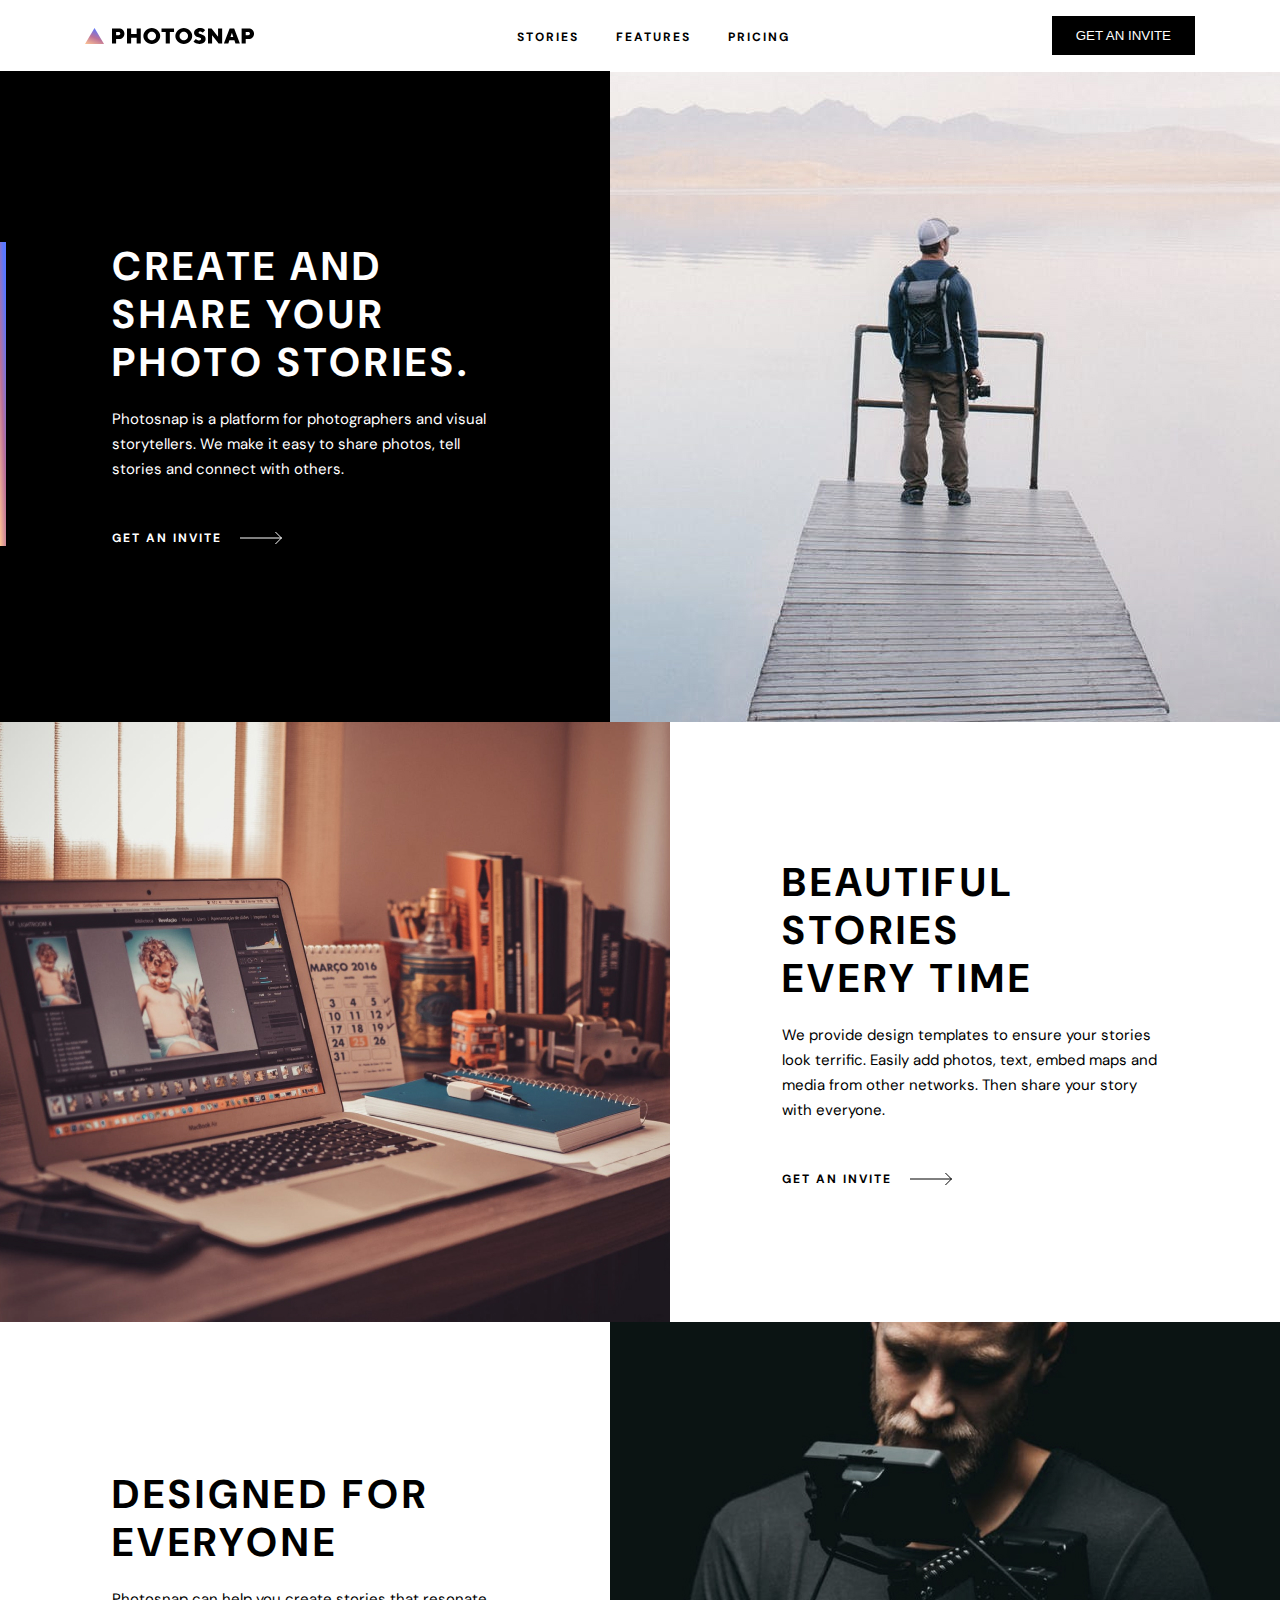
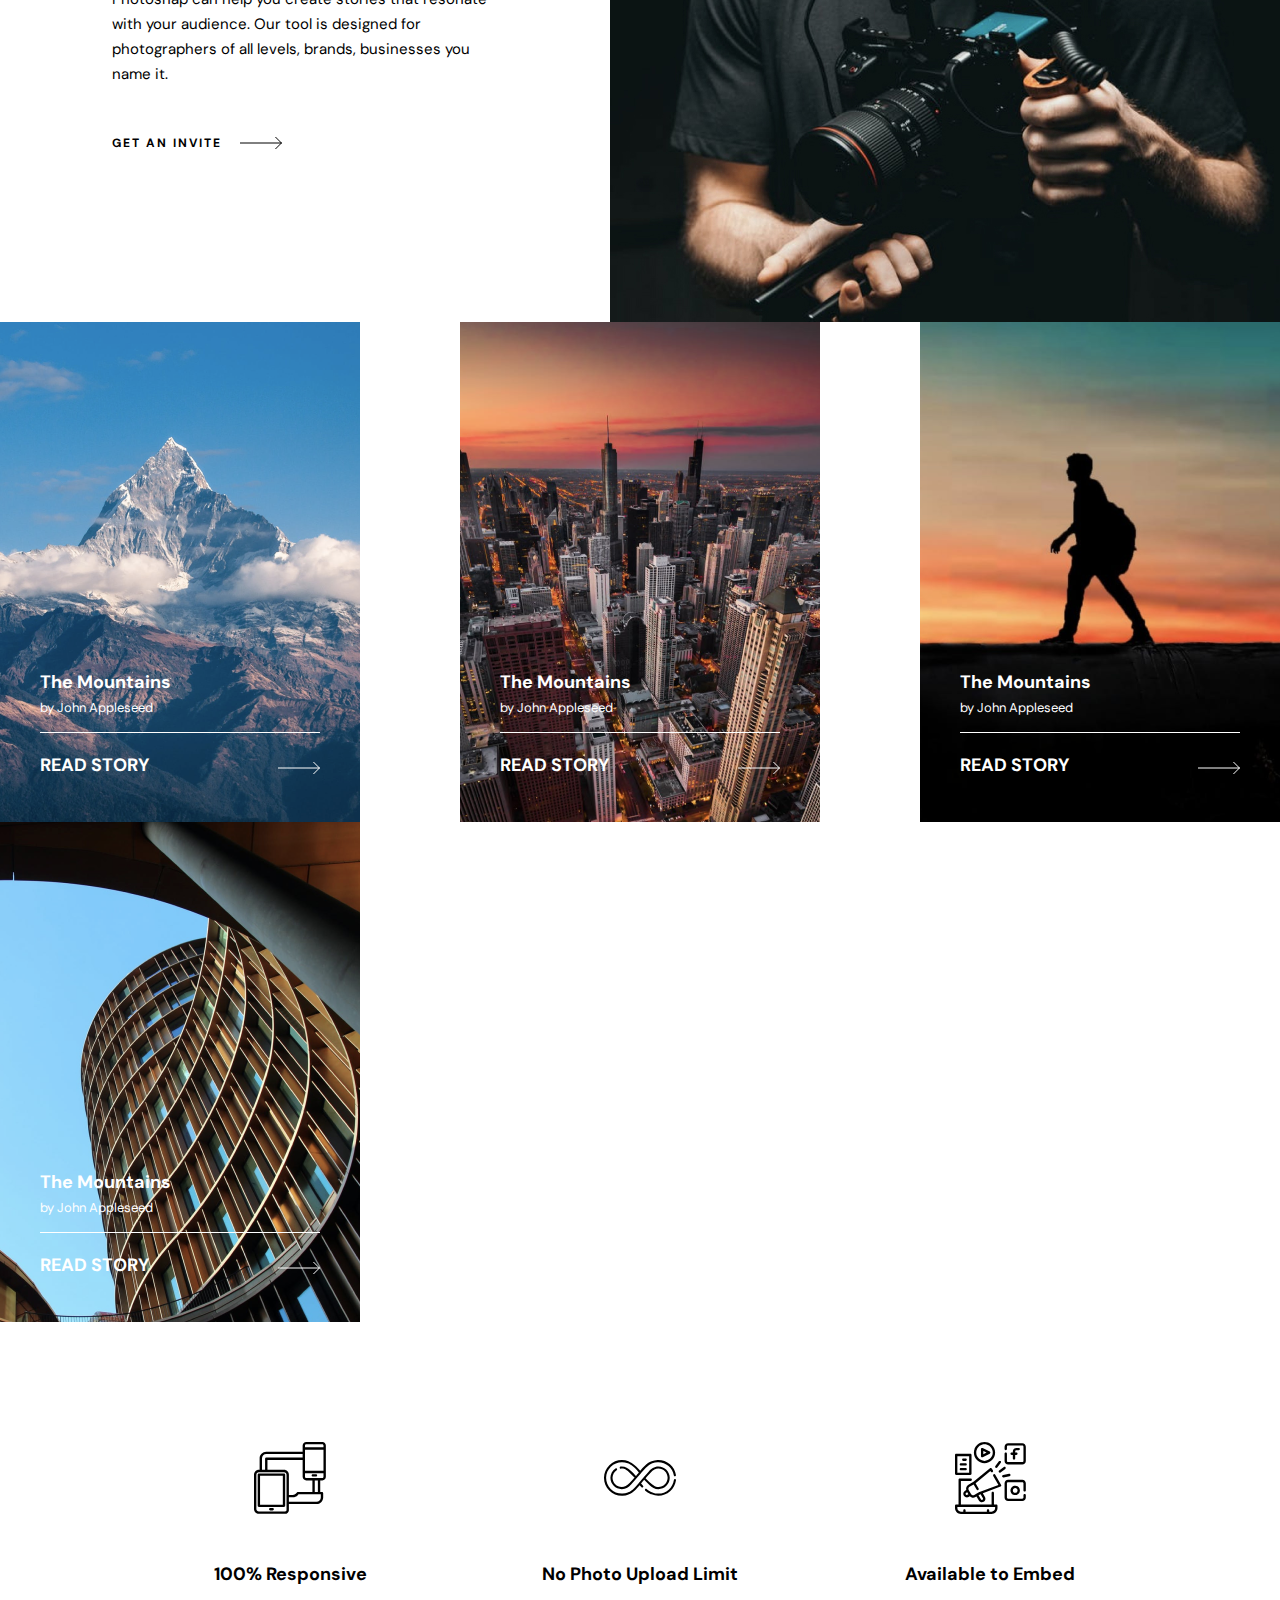
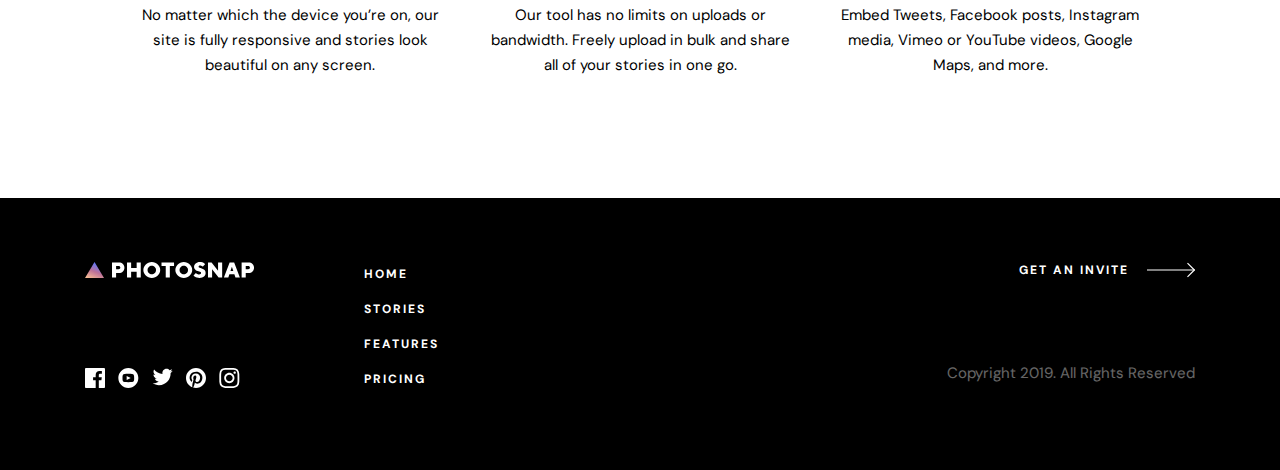
<file: index.html>
<!DOCTYPE html>
<html lang="en">
<head>
    <meta charset="UTF-8">
    <meta name="viewport" content="width=device-width, initial-scale=1.0">
    <title>photosnap</title>
    <link rel="stylesheet" href="/css/style.css">
</head>
<body>
    <header>
        <div class="container">
            <div class="header__all">
                <img src="/img/logo-page.svg" alt="logo">
                <nav>
                    <ul>
                        <li><a href="/stories.html">STORIES</a></li>
                        <li><a href="#">FEATURES</a></li>
                        <li><a href="#">PRICING</a></li>
                    </ul>
                </nav>
                <button>GET AN INVITE</button>
                <div class="gumburg">
                    <img src="img/gur.jpg" alt="logo">
                </div>
            </div>
        </div>
    </header>
    <main>
        <div class="container">
            <div class="main__all">
                <div class="create">
                    <div class="text__card__all">
                        <div class="restangil"><img src="img/rectangle.svg" alt="logo"></div>
                        <div class="text">
                            <div class="li">
                                <img src="img/li.png" alt="logo">
                            </div>
                            <h2>CREATE AND SHARE YOUR PHOTO STORIES. </h2>
                            <p>Photosnap is a platform for photographers and visual storytellers. We make it easy to share photos, tell stories and connect with others.</p>
                            <div class="bet">
                                <h5>GET AN INVITE</h5>
                                <img src="img/str-long.svg" alt="logo">
                            </div>
                        </div>
                        <div class="list"></div>
                    </div>
                    <div class="img__card"></div>
                    <div class="model">
                        <img src="/img/med-1.jpg" alt="logo">
                    </div>
                </div>

                <div class="create one">
                    <div class="img__card"></div>
                    <div class="mob">
                        <img src="img/med-2.jpg" alt="logo">
                    </div>
                    <div class="text__card__all">
                        <div class="list"></div>

                        <div class="text">
                            <h2>BEAUTIFUL STORIES EVERY TIME </h2>
                            <p>We provide design templates to ensure your stories look terrific. Easily add photos, text, embed maps and media from other networks. Then share your story with everyone.</p>
                            <div class="get">
                                <h5>GET AN INVITE</h5>
                                <img src="img/str-bl.svg" alt="logo">
                            </div>
                        </div>
                        <div class="list"></div>

                    </div>
                   
                </div> 


                <div class="create two">
                    <div class="text__card__all">
                        <div class="list"></div>

                        <div class="text">
                            <h2>DESIGNED FOR EVERYONE </h2>
                            <p>Photosnap can help you create stories that resonate with your audience.  Our tool is designed for photographers of all levels, brands, businesses you name it. </p>
                            <div class="get">
                                <h5>GET AN INVITE</h5>
                                <img src="img/str-bl.svg" alt="logo">
                            </div>
                        </div>
                        <div class="list"></div>

                    </div>
                    <div class="img__card"></div>
                    <div class="mode">
                        <img src="/img/med-3.jpg" alt="logo">
                    </div>
                </div>

                <div class="cards">
                    <div class="card fd">
                        <div class="card__text">
                            <h4>The Mountains</h4>
                            <p>by John Appleseed</p>
                            <div class="lis">

                            </div>
                            <div class="read">
                                <h4>READ STORY</h4>
                                <img src="img/str-long-white.svg" alt="logo">
                            </div>
                        </div>
                    </div>

                    <div class="card card__one">
                        <div class="card__text">
                            <h4>The Mountains</h4>
                            <p>by John Appleseed</p>
                            <div class="lis">

                            </div>
                            <div class="read">
                                <h4>READ STORY</h4>
                                <img src="img/str-long-white.svg" alt="logo">
                            </div>
                        </div>
                    </div>

                    <div class="card card__two">
                        <div class="card__text">
                            <h4>The Mountains</h4>
                            <p>by John Appleseed</p>
                            <div class="lis">

                            </div>
                            <div class="read">
                                <h4>READ STORY</h4>
                                <img src="img/str-long-white.svg" alt="logo">
                            </div>
                        </div>
                    </div>

                    <div class="card card__tree">
                        <div class="card__text">
                            <h4>The Mountains</h4>
                            <p>by John Appleseed</p>
                            <div class="lis">

                            </div>
                            <div class="read">
                                <h4>READ STORY</h4>
                                <img src="img/str-long-white.svg" alt="logo">
                            </div>
                        </div>
                    </div>
                </div>


                <div class="text__card">
                
                    <div class="responsive">
                        <img src="img/001-responsive.svg" alt="logo">
                        <div class="res__text">
                            <h4>100% Responsive</h4>
                            <p>No matter which the device you’re on, our site is fully responsive and stories look beautiful on any screen.</p>
                        </div>
                    </div>

                    <div class="responsive your">
                        <img src="img/002-forever.svg" alt="logo">
                        <div class="res__text">
                            <h4>No Photo Upload Limit</h4>
                            <p>Our tool has no limits on uploads or bandwidth. Freely upload in bulk and share all of your stories in one go.</p>
                        </div>
                    </div>

                    <div class="responsive">
                        <img src="img/003-bullhorn.svg" alt="logo">
                        <div class="res__text">
                            <h4>Available to Embed</h4>
                            <p>Embed Tweets, Facebook posts, Instagram media, Vimeo or YouTube videos, Google Maps, and more. </p>
                        </div>
                    </div>
                </div> 
            </div>
        </div>
    </main>
    <footer>
        <div class="container">
            <div class="footer__all">
                  <div class="phot">
                    <div class="displey">
                        <div class="white__logo"><img src="img/logo-page-white.svg" alt="logo"></div>
                        <div class="nav__tage">
                            <nav>
                                <ul>
                                    <li>
                                        <a href="#">HOME</a>
                                        <a href="#">STORIES</a>
                                        <a href="#">FEATURES</a>
                                        <a href="#">PRICING</a>
                                    </li>
                                </ul>
                            </nav>
                        </div>
                        <div class="icon">
                            <div class="svg__one">
                                <div class="one__img">
                                    <svg width="20" height="20" viewBox="0 0 20 20" fill="none" xmlns="http://www.w3.org/2000/svg">
                                        <path d="M18.8958 0H1.10417C0.494167 0 0 0.494167 0 1.10417V18.8967C0 19.5058 0.494167 20 1.10417 20H10.6833V12.255H8.07667V9.23667H10.6833V7.01083C10.6833 4.4275 12.2608 3.02083 14.5658 3.02083C15.67 3.02083 16.6183 3.10333 16.895 3.14V5.84L15.2967 5.84083C14.0433 5.84083 13.8008 6.43667 13.8008 7.31V9.2375H16.79L16.4008 12.2558H13.8008V20H18.8975C19.5058 20 20 19.5058 20 18.8958V1.10417C20 0.494167 19.5058 0 18.8958 0Z" fill="white"/>
                                    </svg>
                                </div>
                                <div class="two__img">
                                    <svg width="21" height="20" viewBox="0 0 21 20" fill="none" xmlns="http://www.w3.org/2000/svg">
                                        <path fill-rule="evenodd" clip-rule="evenodd" d="M10.3333 0C4.81081 0 0.333313 4.4775 0.333313 10C0.333313 15.5225 4.81081 20 10.3333 20C15.8558 20 20.3333 15.5225 20.3333 10C20.3333 4.4775 15.8558 0 10.3333 0ZM14.0341 14.0767C12.2825 14.1967 8.38081 14.1967 6.63165 14.0767C4.73498 13.9467 4.51415 13.0183 4.49998 10C4.51415 6.97583 4.73748 6.05333 6.63165 5.92333C8.38081 5.80333 12.2833 5.80333 14.0341 5.92333C15.9316 6.05333 16.1516 6.98167 16.1666 10C16.1516 13.0242 15.9291 13.9467 14.0341 14.0767ZM12.7641 9.99667L8.66665 8.04833V11.9517L12.7641 9.99667Z" fill="white"/>
                                    </svg>
                                </div>
                                <div class="tree__img">
                                    <svg width="21" height="18" viewBox="0 0 21 18" fill="none" xmlns="http://www.w3.org/2000/svg">
                                        <path d="M20.6667 2.79746C19.9309 3.12412 19.14 3.34412 18.31 3.44329C19.1575 2.93579 19.8084 2.13162 20.1142 1.17329C19.3217 1.64329 18.4434 1.98496 17.5084 2.16912C16.7609 1.37162 15.6934 0.873291 14.5134 0.873291C11.8642 0.873291 9.91752 3.34496 10.5159 5.91079C7.10669 5.73996 4.08335 4.10662 2.05919 1.62412C0.984187 3.46829 1.50169 5.88079 3.32835 7.10246C2.65669 7.08079 2.02335 6.89662 1.47085 6.58912C1.42585 8.48996 2.78835 10.2683 4.76169 10.6641C4.18419 10.8208 3.55169 10.8575 2.90835 10.7341C3.43002 12.3641 4.94502 13.55 6.74169 13.5833C5.01669 14.9358 2.84335 15.54 0.666687 15.2833C2.48252 16.4475 4.64002 17.1266 6.95669 17.1266C14.575 17.1266 18.8792 10.6925 18.6192 4.92162C19.4209 4.34246 20.1167 3.61996 20.6667 2.79746Z" fill="white"/>
                                    </svg>
                                </div>
                                <div class="four__img">
                                    <svg width="20" height="20" viewBox="0 0 20 20" fill="none" xmlns="http://www.w3.org/2000/svg">
                                        <path d="M10 0C4.4775 0 0 4.47667 0 10C0 14.2367 2.63583 17.855 6.35583 19.3117C6.26833 18.5208 6.18917 17.3075 6.39083 16.4442C6.5725 15.6633 7.56333 11.4733 7.56333 11.4733C7.56333 11.4733 7.26417 10.8742 7.26417 9.98833C7.26417 8.59833 8.07 7.56 9.07333 7.56C9.92583 7.56 10.3383 8.20083 10.3383 8.96833C10.3383 9.82583 9.7925 11.1083 9.51 12.2975C9.27417 13.2925 10.0092 14.105 10.9908 14.105C12.7683 14.105 14.1342 12.2308 14.1342 9.52583C14.1342 7.13167 12.4142 5.4575 9.9575 5.4575C7.1125 5.4575 5.4425 7.59167 5.4425 9.79667C5.4425 10.6558 5.77333 11.5783 6.18667 12.0783C6.26833 12.1775 6.28 12.265 6.25583 12.3658L5.97833 13.4992C5.93417 13.6825 5.83333 13.7217 5.64333 13.6333C4.39417 13.0517 3.61333 11.2258 3.61333 9.75917C3.61333 6.605 5.905 3.7075 10.2208 3.7075C13.69 3.7075 16.3858 6.18 16.3858 9.48333C16.3858 12.93 14.2133 15.7033 11.1967 15.7033C10.1833 15.7033 9.23083 15.1775 8.905 14.555L8.28167 16.9325C8.05583 17.8017 7.44667 18.8908 7.03833 19.5542C7.975 19.8433 8.96917 20 10 20C15.5225 20 20 15.5225 20 10C20 4.47667 15.5225 0 10 0Z" fill="white"/>
                                    </svg>
                                </div>
                                <div class="five__img">
                                    <svg width="21" height="20" viewBox="0 0 21 20" fill="none" xmlns="http://www.w3.org/2000/svg">
                                        <path fill-rule="evenodd" clip-rule="evenodd" d="M10.3333 0C7.61748 0 7.27748 0.0116667 6.21081 0.06C2.57915 0.226667 0.560813 2.24167 0.394146 5.87667C0.34498 6.94417 0.333313 7.28417 0.333313 10C0.333313 12.7158 0.34498 13.0567 0.393313 14.1233C0.55998 17.755 2.57498 19.7733 6.20998 19.94C7.27748 19.9883 7.61748 20 10.3333 20C13.0491 20 13.39 19.9883 14.4566 19.94C18.085 19.7733 20.1083 17.7583 20.2725 14.1233C20.3216 13.0567 20.3333 12.7158 20.3333 10C20.3333 7.28417 20.3216 6.94417 20.2733 5.8775C20.11 2.24917 18.0925 0.2275 14.4575 0.0608333C13.39 0.0116667 13.0491 0 10.3333 0ZM10.3333 1.8025C13.0033 1.8025 13.32 1.8125 14.375 1.86083C17.085 1.98417 18.3508 3.27 18.4741 5.96C18.5225 7.01417 18.5316 7.33083 18.5316 10.0008C18.5316 12.6717 18.5216 12.9875 18.4741 14.0417C18.35 16.7292 17.0875 18.0175 14.375 18.1408C13.32 18.1892 13.005 18.1992 10.3333 18.1992C7.66331 18.1992 7.34665 18.1892 6.29248 18.1408C3.57581 18.0167 2.31665 16.725 2.19331 14.0408C2.14498 12.9867 2.13498 12.6708 2.13498 10C2.13498 7.33 2.14581 7.01417 2.19331 5.95917C2.31748 3.27 3.57998 1.98333 6.29248 1.86C7.34748 1.8125 7.66331 1.8025 10.3333 1.8025ZM5.19831 10C5.19831 7.16417 7.49748 4.865 10.3333 4.865C13.1691 4.865 15.4683 7.16417 15.4683 10C15.4683 12.8367 13.1691 15.1358 10.3333 15.1358C7.49748 15.1358 5.19831 12.8358 5.19831 10ZM10.3333 13.3333C8.49248 13.3333 6.99998 11.8417 6.99998 10C6.99998 8.15917 8.49248 6.66667 10.3333 6.66667C12.1741 6.66667 13.6666 8.15917 13.6666 10C13.6666 11.8417 12.1741 13.3333 10.3333 13.3333ZM14.4708 4.6625C14.4708 4 15.0083 3.4625 15.6716 3.4625C16.3341 3.4625 16.8708 4 16.8708 4.6625C16.8708 5.325 16.3341 5.8625 15.6716 5.8625C15.0083 5.8625 14.4708 5.325 14.4708 4.6625Z" fill="white"/>
                                    </svg>
                                </div>
                            </div>
                        </div>
                    </div>
                    <div class="navegation">
                            <nav>
                                <ul>
                                    <li>
                                        <a href="#">HOME</a>
                                        <a href="#">STORIES</a>
                                        <a href="#">FEATURES</a>
                                        <a href="#">PRICING</a>
                                    </li>
                                </ul>
                            </nav>
                    </div>
                  </div>
                  <div class="a__link">
                        <div class="bet">
                            <h5>GET AN INVITE</h5>
                            <img src="img/str-long.svg" alt="logo">
                        </div>
                        <a href="#">Copyright 2019. All Rights Reserved</a>
                  </div>
            </div>
        </div>
    </footer>
    

</body>
</html>
</file>
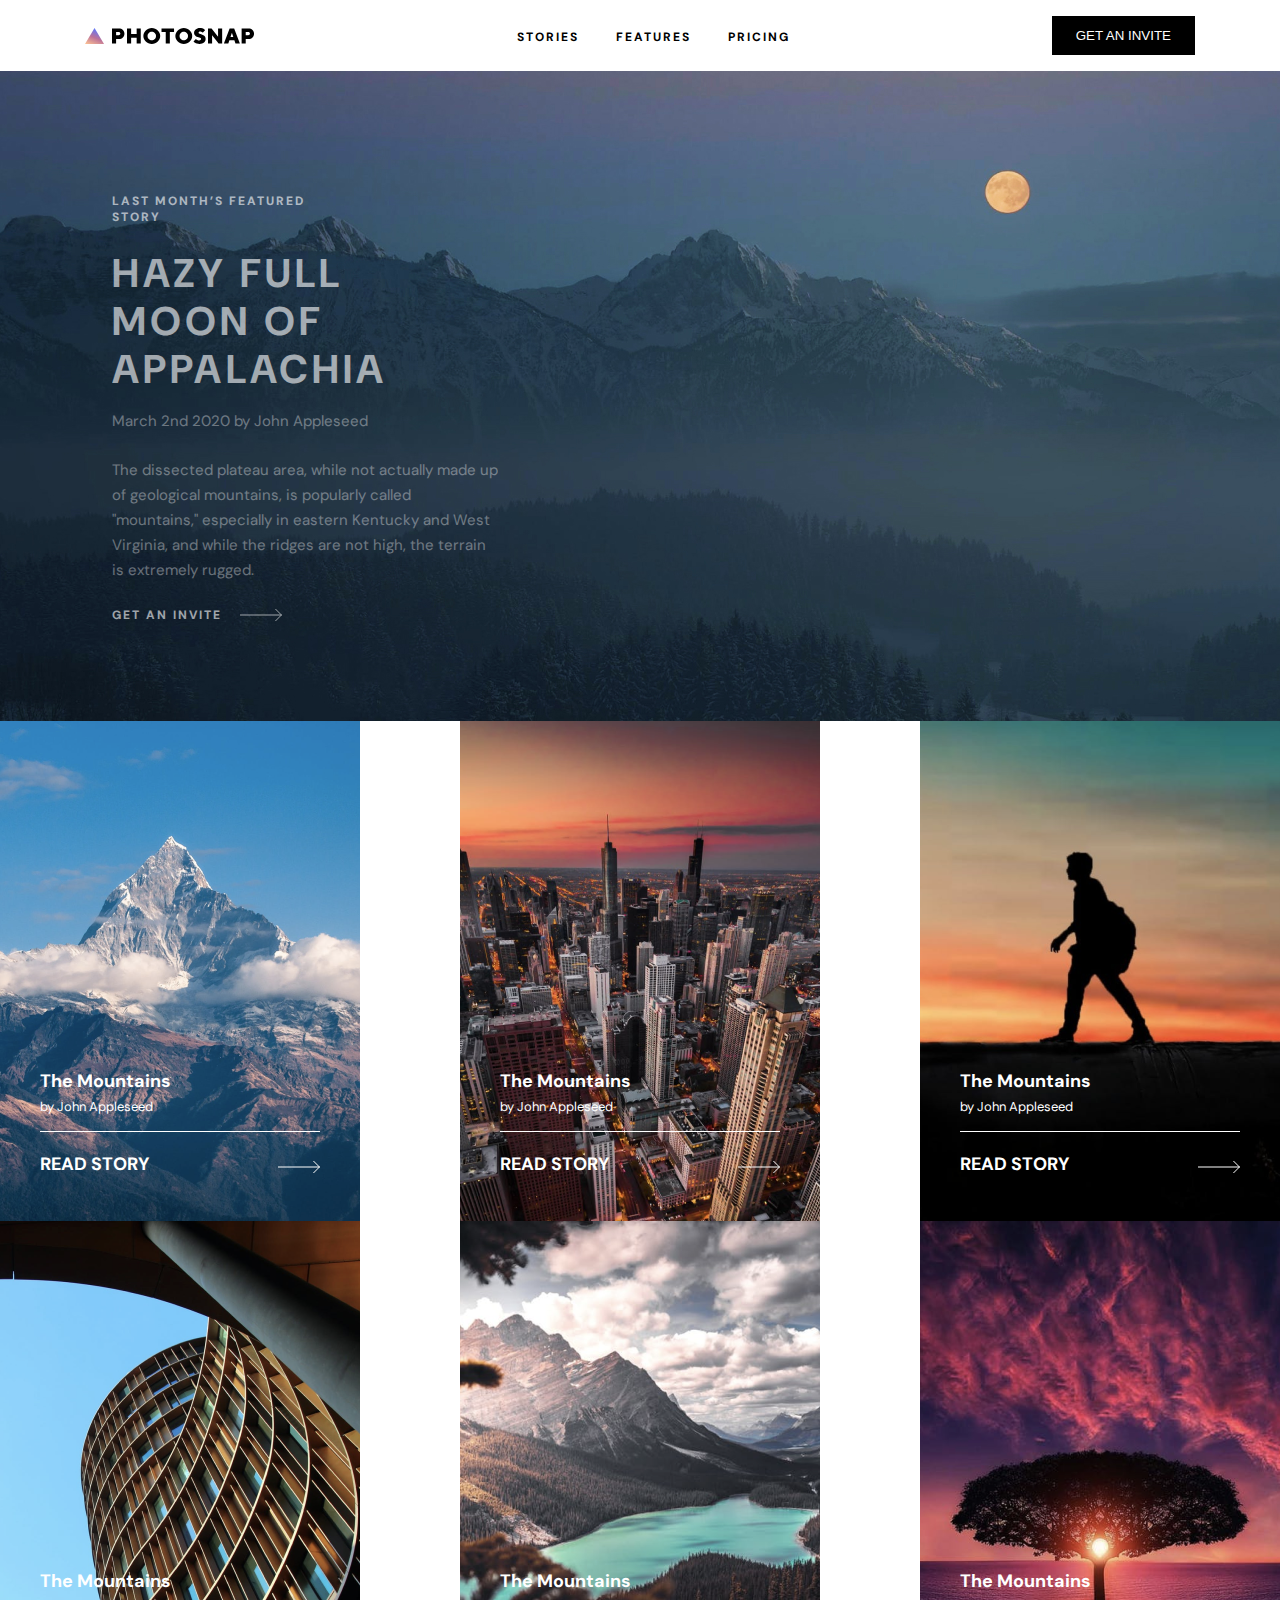
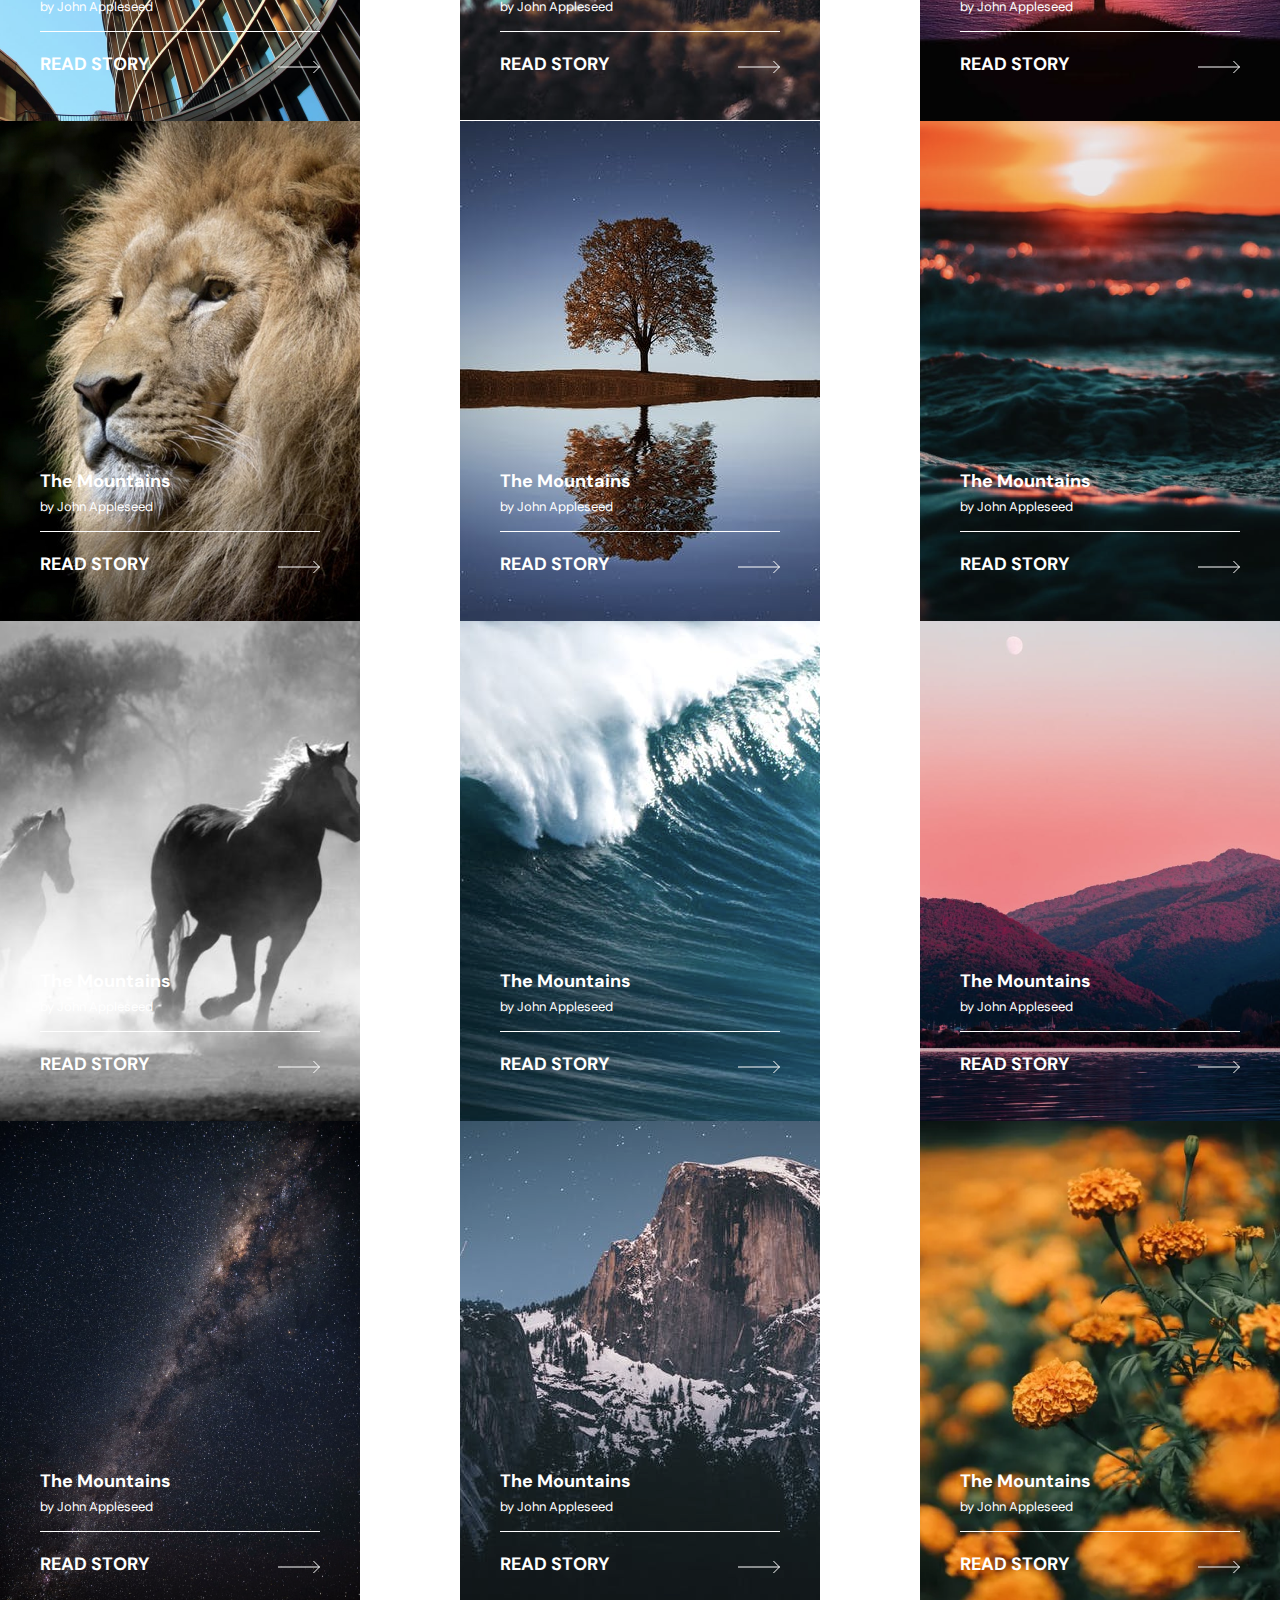
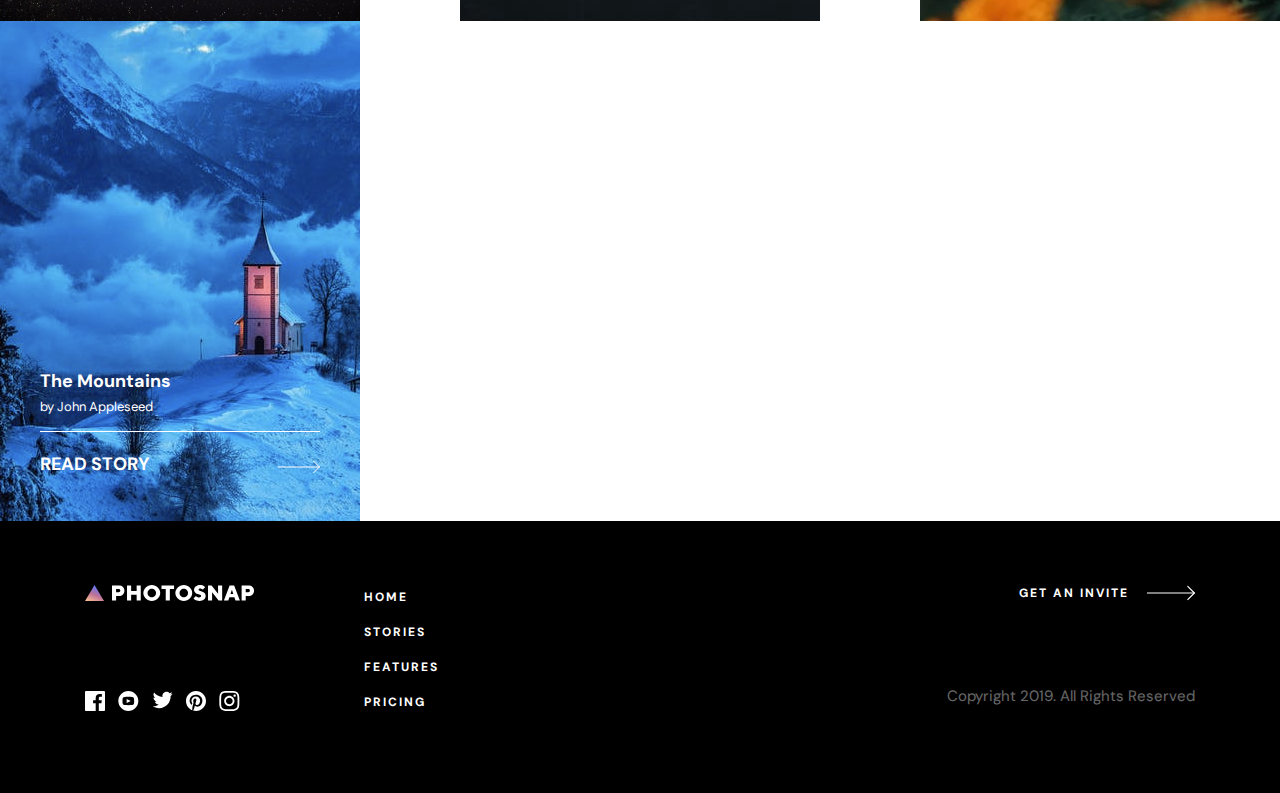
<file: stories.html>
<!DOCTYPE html>
<html lang="en">
<head>
    <meta charset="UTF-8">
    <meta name="viewport" content="width=device-width, initial-scale=1.0">
    <title>Stories</title>
    <link rel="stylesheet" href="/css/stories.css">
</head>
<body>
    <header>
        <div class="container">
            <div class="header__all">
                <img src="/img/logo-page.svg" alt="logo">
                <nav>
                    <ul>
                        <li><a href="/index.html">STORIES</a></li>
                        <li><a href="#">FEATURES</a></li>
                        <li><a href="#">PRICING</a></li>
                    </ul>
                </nav>
                <button>GET AN INVITE</button>
                <div class="gumburg">
                    <img src="img/gur.jpg" alt="logo">
                </div>
            </div>
        </div>
    </header>
    <main>
        <div class="container">
            <div class="main__all">
                <div class="baground">
                    <div class="baground__text">
                        <h5>LAST MONTH’S FEATURED STORY</h5>
                        <h2>HAZY FULL MOON OF APPALACHIA</h2>
                        <h4>March 2nd 2020 by John Appleseed</h4>
                        <h4>The dissected plateau area, while not actually made up of geological mountains, is popularly called "mountains," especially in eastern Kentucky and West Virginia, and while the ridges are not high, the terrain is extremely rugged.</h4>
                        <div class="bet">
                            <h5>GET AN INVITE</h5>
                            <img src="img/str-long.svg" alt="logo">
                        </div>
                    </div>
                </div>
                <div class="baground__text">
                    <h5>LAST MONTH’S FEATURED STORY</h5>
                    <h2>HAZY FULL MOON OF APPALACHIA</h2>
                    <h4>March 2nd 2020 by John Appleseed</h4>
                    <h4>The dissected plateau area, while not actually made up of geological mountains, is popularly called "mountains," especially in eastern Kentucky and West Virginia, and while the ridges are not high, the terrain is extremely rugged.</h4>
                    <div class="bet">
                        <h5>GET AN INVITE</h5>
                        <img src="img/str-long.svg" alt="logo">
                    </div>
                </div>


                <div class="cards">
                    <div class="card">
                        <div class="card__text">
                            <h4>The Mountains</h4>
                            <p>by John Appleseed</p>
                            <div class="lis">

                            </div>
                            <div class="read">
                                <h4>READ STORY</h4>
                                <img src="img/str-long-white.svg" alt="logo">
                            </div>
                        </div>
                    </div>

                    <div class="card card__one">
                        <div class="card__text">
                            <h4>The Mountains</h4>
                            <p>by John Appleseed</p>
                            <div class="lis">

                            </div>
                            <div class="read">
                                <h4>READ STORY</h4>
                                <img src="img/str-long-white.svg" alt="logo">
                            </div>
                        </div>
                    </div>

                    <div class="card card__two">
                        <div class="card__text">
                            <h4>The Mountains</h4>
                            <p>by John Appleseed</p>
                            <div class="lis">

                            </div>
                            <div class="read">
                                <h4>READ STORY</h4>
                                <img src="img/str-long-white.svg" alt="logo">
                            </div>
                        </div>
                    </div>

                    <div class="card card__tree">
                        <div class="card__text">
                            <h4>The Mountains</h4>
                            <p>by John Appleseed</p>
                            <div class="lis">

                            </div>
                            <div class="read">
                                <h4>READ STORY</h4>
                                <img src="img/str-long-white.svg" alt="logo">
                            </div>
                        </div>
                    </div>

                    <div class="card card__four">
                        <div class="card__text">
                            <h4>The Mountains</h4>
                            <p>by John Appleseed</p>
                            <div class="lis">

                            </div>
                            <div class="read">
                                <h4>READ STORY</h4>
                                <img src="img/str-long-white.svg" alt="logo">
                            </div>
                        </div>
                    </div>

                    <div class="card card__five">
                        <div class="card__text">
                            <h4>The Mountains</h4>
                            <p>by John Appleseed</p>
                            <div class="lis">

                            </div>
                            <div class="read">
                                <h4>READ STORY</h4>
                                <img src="img/str-long-white.svg" alt="logo">
                            </div>
                        </div>
                    </div>

                    <div class="card card__sex">
                        <div class="card__text">
                            <h4>The Mountains</h4>
                            <p>by John Appleseed</p>
                            <div class="lis">

                            </div>
                            <div class="read">
                                <h4>READ STORY</h4>
                                <img src="img/str-long-white.svg" alt="logo">
                            </div>
                        </div>
                    </div>

                    <div class="card card__seven">
                        <div class="card__text">
                            <h4>The Mountains</h4>
                            <p>by John Appleseed</p>
                            <div class="lis">

                            </div>
                            <div class="read">
                                <h4>READ STORY</h4>
                                <img src="img/str-long-white.svg" alt="logo">
                            </div>
                        </div>
                    </div>

                    <div class="card card__nine">
                        <div class="card__text">
                            <h4>The Mountains</h4>
                            <p>by John Appleseed</p>
                            <div class="lis">

                            </div>
                            <div class="read">
                                <h4>READ STORY</h4>
                                <img src="img/str-long-white.svg" alt="logo">
                            </div>
                        </div>
                    </div>

                    <div class="card card__ten">
                        <div class="card__text">
                            <h4>The Mountains</h4>
                            <p>by John Appleseed</p>
                            <div class="lis">

                            </div>
                            <div class="read">
                                <h4>READ STORY</h4>
                                <img src="img/str-long-white.svg" alt="logo">
                            </div>
                        </div>
                    </div>

                    <div class="card card__eleven">
                        <div class="card__text">
                            <h4>The Mountains</h4>
                            <p>by John Appleseed</p>
                            <div class="lis">

                            </div>
                            <div class="read">
                                <h4>READ STORY</h4>
                                <img src="img/str-long-white.svg" alt="logo">
                            </div>
                        </div>
                    </div>

                    <div class="card card__twellef">
                        <div class="card__text">
                            <h4>The Mountains</h4>
                            <p>by John Appleseed</p>
                            <div class="lis">

                            </div>
                            <div class="read">
                                <h4>READ STORY</h4>
                                <img src="img/str-long-white.svg" alt="logo">
                            </div>
                        </div>
                    </div>

                    <div class="card card__treeten">
                        <div class="card__text">
                            <h4>The Mountains</h4>
                            <p>by John Appleseed</p>
                            <div class="lis">

                            </div>
                            <div class="read">
                                <h4>READ STORY</h4>
                                <img src="img/str-long-white.svg" alt="logo">
                            </div>
                        </div>
                    </div>

                    <div class="card card__fourten">
                        <div class="card__text">
                            <h4>The Mountains</h4>
                            <p>by John Appleseed</p>
                            <div class="lis">

                            </div>
                            <div class="read">
                                <h4>READ STORY</h4>
                                <img src="img/str-long-white.svg" alt="logo">
                            </div>
                        </div>
                    </div>

                    <div class="card card__fiveten">
                        <div class="card__text">
                            <h4>The Mountains</h4>
                            <p>by John Appleseed</p>
                            <div class="lis">

                            </div>
                            <div class="read">
                                <h4>READ STORY</h4>
                                <img src="img/str-long-white.svg" alt="logo">
                            </div>
                        </div>
                    </div>

                    <div class="card card__sexten">
                        <div class="card__text">
                            <h4>The Mountains</h4>
                            <p>by John Appleseed</p>
                            <div class="lis">

                            </div>
                            <div class="read">
                                <h4>READ STORY</h4>
                                <img src="img/str-long-white.svg" alt="logo">
                            </div>
                        </div>
                    </div>
                </div> 
            </div>
        </div>
    </main>
    <footer>
        <div class="container">
            <div class="footer__all">
                  <div class="phot">
                    <div class="displey">
                        <div class="white__logo"><img src="img/logo-page-white.svg" alt="logo"></div>
                        <div class="nav__tage">
                            <nav>
                                <ul>
                                    <li>
                                        <a href="#">HOME</a>
                                        <a href="#">STORIES</a>
                                        <a href="#">FEATURES</a>
                                        <a href="#">PRICING</a>
                                    </li>
                                </ul>
                            </nav>
                        </div>
                        <div class="icon">
                            <div class="svg__one">
                                <div class="one__img">
                                    <svg width="20" height="20" viewBox="0 0 20 20" fill="none" xmlns="http://www.w3.org/2000/svg">
                                        <path d="M18.8958 0H1.10417C0.494167 0 0 0.494167 0 1.10417V18.8967C0 19.5058 0.494167 20 1.10417 20H10.6833V12.255H8.07667V9.23667H10.6833V7.01083C10.6833 4.4275 12.2608 3.02083 14.5658 3.02083C15.67 3.02083 16.6183 3.10333 16.895 3.14V5.84L15.2967 5.84083C14.0433 5.84083 13.8008 6.43667 13.8008 7.31V9.2375H16.79L16.4008 12.2558H13.8008V20H18.8975C19.5058 20 20 19.5058 20 18.8958V1.10417C20 0.494167 19.5058 0 18.8958 0Z" fill="white"/>
                                    </svg>
                                </div>
                                <div class="two__img">
                                    <svg width="21" height="20" viewBox="0 0 21 20" fill="none" xmlns="http://www.w3.org/2000/svg">
                                        <path fill-rule="evenodd" clip-rule="evenodd" d="M10.3333 0C4.81081 0 0.333313 4.4775 0.333313 10C0.333313 15.5225 4.81081 20 10.3333 20C15.8558 20 20.3333 15.5225 20.3333 10C20.3333 4.4775 15.8558 0 10.3333 0ZM14.0341 14.0767C12.2825 14.1967 8.38081 14.1967 6.63165 14.0767C4.73498 13.9467 4.51415 13.0183 4.49998 10C4.51415 6.97583 4.73748 6.05333 6.63165 5.92333C8.38081 5.80333 12.2833 5.80333 14.0341 5.92333C15.9316 6.05333 16.1516 6.98167 16.1666 10C16.1516 13.0242 15.9291 13.9467 14.0341 14.0767ZM12.7641 9.99667L8.66665 8.04833V11.9517L12.7641 9.99667Z" fill="white"/>
                                    </svg>
                                </div>
                                <div class="tree__img">
                                    <svg width="21" height="18" viewBox="0 0 21 18" fill="none" xmlns="http://www.w3.org/2000/svg">
                                        <path d="M20.6667 2.79746C19.9309 3.12412 19.14 3.34412 18.31 3.44329C19.1575 2.93579 19.8084 2.13162 20.1142 1.17329C19.3217 1.64329 18.4434 1.98496 17.5084 2.16912C16.7609 1.37162 15.6934 0.873291 14.5134 0.873291C11.8642 0.873291 9.91752 3.34496 10.5159 5.91079C7.10669 5.73996 4.08335 4.10662 2.05919 1.62412C0.984187 3.46829 1.50169 5.88079 3.32835 7.10246C2.65669 7.08079 2.02335 6.89662 1.47085 6.58912C1.42585 8.48996 2.78835 10.2683 4.76169 10.6641C4.18419 10.8208 3.55169 10.8575 2.90835 10.7341C3.43002 12.3641 4.94502 13.55 6.74169 13.5833C5.01669 14.9358 2.84335 15.54 0.666687 15.2833C2.48252 16.4475 4.64002 17.1266 6.95669 17.1266C14.575 17.1266 18.8792 10.6925 18.6192 4.92162C19.4209 4.34246 20.1167 3.61996 20.6667 2.79746Z" fill="white"/>
                                    </svg>
                                </div>
                                <div class="four__img">
                                    <svg width="20" height="20" viewBox="0 0 20 20" fill="none" xmlns="http://www.w3.org/2000/svg">
                                        <path d="M10 0C4.4775 0 0 4.47667 0 10C0 14.2367 2.63583 17.855 6.35583 19.3117C6.26833 18.5208 6.18917 17.3075 6.39083 16.4442C6.5725 15.6633 7.56333 11.4733 7.56333 11.4733C7.56333 11.4733 7.26417 10.8742 7.26417 9.98833C7.26417 8.59833 8.07 7.56 9.07333 7.56C9.92583 7.56 10.3383 8.20083 10.3383 8.96833C10.3383 9.82583 9.7925 11.1083 9.51 12.2975C9.27417 13.2925 10.0092 14.105 10.9908 14.105C12.7683 14.105 14.1342 12.2308 14.1342 9.52583C14.1342 7.13167 12.4142 5.4575 9.9575 5.4575C7.1125 5.4575 5.4425 7.59167 5.4425 9.79667C5.4425 10.6558 5.77333 11.5783 6.18667 12.0783C6.26833 12.1775 6.28 12.265 6.25583 12.3658L5.97833 13.4992C5.93417 13.6825 5.83333 13.7217 5.64333 13.6333C4.39417 13.0517 3.61333 11.2258 3.61333 9.75917C3.61333 6.605 5.905 3.7075 10.2208 3.7075C13.69 3.7075 16.3858 6.18 16.3858 9.48333C16.3858 12.93 14.2133 15.7033 11.1967 15.7033C10.1833 15.7033 9.23083 15.1775 8.905 14.555L8.28167 16.9325C8.05583 17.8017 7.44667 18.8908 7.03833 19.5542C7.975 19.8433 8.96917 20 10 20C15.5225 20 20 15.5225 20 10C20 4.47667 15.5225 0 10 0Z" fill="white"/>
                                    </svg>
                                </div>
                                <div class="five__img">
                                    <svg width="21" height="20" viewBox="0 0 21 20" fill="none" xmlns="http://www.w3.org/2000/svg">
                                        <path fill-rule="evenodd" clip-rule="evenodd" d="M10.3333 0C7.61748 0 7.27748 0.0116667 6.21081 0.06C2.57915 0.226667 0.560813 2.24167 0.394146 5.87667C0.34498 6.94417 0.333313 7.28417 0.333313 10C0.333313 12.7158 0.34498 13.0567 0.393313 14.1233C0.55998 17.755 2.57498 19.7733 6.20998 19.94C7.27748 19.9883 7.61748 20 10.3333 20C13.0491 20 13.39 19.9883 14.4566 19.94C18.085 19.7733 20.1083 17.7583 20.2725 14.1233C20.3216 13.0567 20.3333 12.7158 20.3333 10C20.3333 7.28417 20.3216 6.94417 20.2733 5.8775C20.11 2.24917 18.0925 0.2275 14.4575 0.0608333C13.39 0.0116667 13.0491 0 10.3333 0ZM10.3333 1.8025C13.0033 1.8025 13.32 1.8125 14.375 1.86083C17.085 1.98417 18.3508 3.27 18.4741 5.96C18.5225 7.01417 18.5316 7.33083 18.5316 10.0008C18.5316 12.6717 18.5216 12.9875 18.4741 14.0417C18.35 16.7292 17.0875 18.0175 14.375 18.1408C13.32 18.1892 13.005 18.1992 10.3333 18.1992C7.66331 18.1992 7.34665 18.1892 6.29248 18.1408C3.57581 18.0167 2.31665 16.725 2.19331 14.0408C2.14498 12.9867 2.13498 12.6708 2.13498 10C2.13498 7.33 2.14581 7.01417 2.19331 5.95917C2.31748 3.27 3.57998 1.98333 6.29248 1.86C7.34748 1.8125 7.66331 1.8025 10.3333 1.8025ZM5.19831 10C5.19831 7.16417 7.49748 4.865 10.3333 4.865C13.1691 4.865 15.4683 7.16417 15.4683 10C15.4683 12.8367 13.1691 15.1358 10.3333 15.1358C7.49748 15.1358 5.19831 12.8358 5.19831 10ZM10.3333 13.3333C8.49248 13.3333 6.99998 11.8417 6.99998 10C6.99998 8.15917 8.49248 6.66667 10.3333 6.66667C12.1741 6.66667 13.6666 8.15917 13.6666 10C13.6666 11.8417 12.1741 13.3333 10.3333 13.3333ZM14.4708 4.6625C14.4708 4 15.0083 3.4625 15.6716 3.4625C16.3341 3.4625 16.8708 4 16.8708 4.6625C16.8708 5.325 16.3341 5.8625 15.6716 5.8625C15.0083 5.8625 14.4708 5.325 14.4708 4.6625Z" fill="white"/>
                                    </svg>
                                </div>
                            </div>
                        </div>
                    </div>
                    <div class="navegation">
                            <nav>
                                <ul>
                                    <li>
                                        <a href="#">HOME</a>
                                        <a href="#">STORIES</a>
                                        <a href="#">FEATURES</a>
                                        <a href="#">PRICING</a>
                                    </li>
                                </ul>
                            </nav>
                    </div>
                  </div>
                  <div class="a__link">
                    <div class="bet">
                        <h5>GET AN INVITE</h5>
                        <img src="img/str-long.svg" alt="logo">
                    </div>
                    <a href="#">Copyright 2019. All Rights Reserved</a>
                  </div>
            </div>
        </div>
    </footer> 
</body>
</html>
</file>
<file: css/style.css>
@import url("https://fonts.googleapis.com/css2?family=DM+Sans:opsz,wght@9..40,400;9..40,700&display=swap");
* {
  margin: 0;
  padding: 0;
  box-sizing: border-box;
}

body {
  font-family: "DM Sans", sans-serif;
  background-color: #FFFFFF;
}

.get {
  display: flex;
  column-gap: 18px;
  cursor: pointer;
}
.get h5 {
  font-size: 12px;
  font-weight: 700;
  line-height: 16px;
  letter-spacing: 2px;
  color: #000000;
}
.get h5:hover {
  border-bottom: 1px solid #000000;
}

.bet {
  display: flex;
  column-gap: 18px;
  cursor: pointer;
}
.bet h5 {
  font-size: 12px;
  font-weight: 700;
  line-height: 16px;
  letter-spacing: 2px;
  color: #FFFFFF;
}
.bet h5:hover {
  border-bottom: 1px solid #FFFFFF;
}

header .container {
  max-width: 1190px;
  margin: 0 auto;
  padding: 0 40px;
}
header .container .header__all {
  display: flex;
  justify-content: space-between;
  align-items: center;
  padding: 16px 0;
}
header .container .header__all nav {
  display: block;
}
header .container .header__all nav ul {
  display: flex;
  column-gap: 37px;
}
header .container .header__all nav ul li {
  list-style: none;
}
header .container .header__all nav ul li a {
  font-size: 12px;
  font-weight: 700;
  line-height: 16px;
  letter-spacing: 2px;
  text-decoration: none;
  color: #000000;
  transition: 0.4s;
}
header .container .header__all nav ul li a:hover {
  color: #000000;
  opacity: 0.3;
}
header .container .header__all button {
  display: block;
  padding: 12px 24px;
  background-color: #000000;
  color: #FFFFFF;
  border: 0;
  cursor: pointer;
  transition: 0.4s;
}
header .container .header__all button:hover {
  background-color: #DFDFDF;
  color: #000000;
}
header .container .header__all .gumburg {
  display: none;
}

main .container {
  max-width: 1440px;
  margin: 0 auto;
  background-color: #FFFFFF;
}
main .container .main__all .create {
  display: flex;
  justify-content: space-between;
  align-items: center;
}
main .container .main__all .create .text__card__all {
  width: 610px;
  display: flex;
  column-gap: 106px;
  align-self: center;
  padding: 171px 0;
  background-color: #000000;
}
main .container .main__all .create .text__card__all .text .li {
  display: none;
}
main .container .main__all .create .text__card__all .text h2 {
  width: 400px;
  font-size: 40px;
  font-weight: 700;
  line-height: 48px;
  margin-bottom: 21px;
  letter-spacing: 4.1666665077px;
  color: #FFFFFF;
}
main .container .main__all .create .text__card__all .text p {
  width: 387px;
  font-size: 15px;
  font-weight: 400;
  line-height: 25px;
  letter-spacing: 0px;
  margin-bottom: 48px;
  color: #FFFFFF;
}
main .container .main__all .create .text__card__all .list {
  width: 6px;
  height: 304px;
  background-color: black;
}
main .container .main__all .create .img__card {
  display: block;
  background-image: url("../img/create.jpg");
  background-position: center center;
  background-repeat: no-repeat;
  width: 850px;
  height: 650px;
}
main .container .main__all .create .model img {
  display: none;
}
main .container .main__all .one {
  display: flex;
  justify-content: space-between;
  align-items: center;
  height: 600px;
}
main .container .main__all .one .img__card {
  display: block;
  background-image: url("../img/beauteful.jpg");
  background-position: center center;
  background-repeat: no-repeat;
  width: 850px;
}
main .container .main__all .one .mob img {
  display: none;
}
main .container .main__all .one .text__card__all {
  display: flex;
  column-gap: 106px;
  align-self: center;
  padding: 136px 0;
  background-color: #FFFFFF;
}
main .container .main__all .one .text__card__all .text h2 {
  width: 320px;
  font-size: 40px;
  font-weight: 700;
  line-height: 48px;
  margin-bottom: 21px;
  letter-spacing: 4.1666665077px;
  color: #000000;
}
main .container .main__all .one .text__card__all .text p {
  width: 387px;
  font-size: 15px;
  font-weight: 400;
  line-height: 25px;
  letter-spacing: 0px;
  margin-bottom: 48px;
  color: #000000;
}
main .container .main__all .one .text__card__all .list {
  width: 6px;
  height: 304px;
  background-color: #FFFFFF;
}
main .container .main__all .two {
  display: flex;
  justify-content: space-between;
  align-items: center;
  height: 600px;
}
main .container .main__all .two .text__card__all {
  display: flex;
  column-gap: 106px;
  align-self: center;
  padding: 148px 0;
  background-color: #FFFFFF;
}
main .container .main__all .two .text__card__all .text h2 {
  width: 387px;
  font-size: 40px;
  font-weight: 700;
  line-height: 48px;
  margin-bottom: 21px;
  letter-spacing: 4.1666665077px;
  color: #000000;
}
main .container .main__all .two .text__card__all .text p {
  width: 387px;
  font-size: 15px;
  font-weight: 400;
  line-height: 25px;
  letter-spacing: 0px;
  margin-bottom: 48px;
  color: #000000;
}
main .container .main__all .two .text__card__all .list {
  width: 6px;
  height: 304px;
  background-color: #FFFFFF;
}
main .container .main__all .two .img__card {
  display: block;
  background-image: url("../img/disignet.jpg");
  background-position: center center;
  background-repeat: no-repeat;
  width: 850px;
}
main .container .main__all .two .mode img {
  display: none;
}
main .container .main__all .cards {
  display: flex;
  flex-wrap: wrap;
  justify-content: space-between;
}
main .container .main__all .cards .card {
  display: flex;
  flex-direction: column;
  justify-content: flex-end;
  background-image: url("../img/mountaines.png");
  background-repeat: no-repeat;
  width: 360px;
  height: 500px;
  cursor: pointer;
  transition: 0.4s;
}
main .container .main__all .cards .card .card__text {
  padding: 40px;
}
main .container .main__all .cards .card .card__text h4 {
  font-size: 18px;
  font-weight: 700;
  line-height: 25px;
  letter-spacing: 0px;
  margin-bottom: 4px;
  color: #FFFFFF;
}
main .container .main__all .cards .card .card__text p {
  font-size: 13px;
  font-weight: 400;
  line-height: 17px;
  letter-spacing: 0px;
  margin-bottom: 16px;
  color: #FFFFFF;
}
main .container .main__all .cards .card .card__text .lis {
  max-width: 280px;
  height: 1px;
  background-color: #FFFFFF;
  margin-bottom: 20px;
}
main .container .main__all .cards .card .card__text .read {
  max-width: 280px;
  display: flex;
  justify-content: space-between;
  align-items: center;
}
main .container .main__all .cards .card:hover {
  transform: translateY(-40px);
  border-bottom: 6px solid #BC7198;
}
main .container .main__all .cards .card__one {
  display: flex;
  flex-direction: column;
  justify-content: flex-end;
  background-image: url("../img/sunset.png");
  background-repeat: no-repeat;
  width: 360px;
  height: 500px;
}
main .container .main__all .cards .card__two {
  display: flex;
  flex-direction: column;
  justify-content: flex-end;
  background-image: url("../img/voyage.png");
  background-repeat: no-repeat;
  width: 360px;
  height: 500px;
}
main .container .main__all .cards .card__tree {
  display: flex;
  flex-direction: column;
  justify-content: flex-end;
  background-image: url("../img/archete.png");
  background-repeat: no-repeat;
  width: 360px;
  height: 500px;
}
main .container .main__all .text__card {
  max-width: 1110px;
  margin: 0 auto;
  padding: 120px 0;
  display: flex;
  flex-wrap: wrap;
  justify-content: center;
}
main .container .main__all .text__card .responsive {
  display: flex;
  flex-direction: column;
  align-items: center;
  padding: 0 20px;
  max-width: 350px;
}
main .container .main__all .text__card .responsive img {
  margin-bottom: 48px;
}
main .container .main__all .text__card .responsive .res__text h4 {
  font-size: 18px;
  font-weight: 700;
  line-height: 25px;
  letter-spacing: 0px;
  margin-bottom: 16px;
  text-align: center;
  color: #000000;
}
main .container .main__all .text__card .responsive .res__text p {
  font-size: 15px;
  font-weight: 400;
  line-height: 25px;
  letter-spacing: 0px;
  text-align: center;
  color: #000000;
}
main .container .main__all .text__card .your img {
  padding: 18px 0;
}

footer {
  background-color: #000000;
}
footer .container {
  max-width: 1190px;
  margin: 0 auto;
  padding: 0 40px;
}
footer .container .footer__all {
  display: flex;
  justify-content: space-between;
  padding: 64px 0;
}
footer .container .footer__all .phot {
  display: flex;
  column-gap: 109px;
}
footer .container .footer__all .phot .displey .white__logo img {
  margin-bottom: 85px;
}
footer .container .footer__all .phot .displey .nav__tage {
  display: none;
  margin-top: 32px;
}
footer .container .footer__all .phot .displey .nav__tage nav ul li {
  display: flex;
  column-gap: 26px;
  list-style: none;
}
footer .container .footer__all .phot .displey .nav__tage nav ul li a {
  text-decoration: none;
  font-size: 12px;
  font-weight: 700;
  line-height: 16px;
  letter-spacing: 2px;
  color: #FFFFFF;
}
footer .container .footer__all .phot .displey .icon .svg__one {
  display: flex;
  column-gap: 13px;
}
footer .container .footer__all .phot .displey .icon .svg__one .one__img:hover svg path {
  fill: #6028F1;
  cursor: pointer;
  transition: 0.4s;
}
footer .container .footer__all .phot .displey .icon .svg__one .two__img:hover svg path {
  fill: #D3205A;
  cursor: pointer;
  transition: 0.4s;
}
footer .container .footer__all .phot .displey .icon .svg__one .tree__img:hover svg path {
  fill: #27718A;
  cursor: pointer;
  transition: 0.4s;
}
footer .container .footer__all .phot .displey .icon .svg__one .four__img:hover svg path {
  fill: #DE3838;
  cursor: pointer;
  transition: 0.4s;
}
footer .container .footer__all .phot .displey .icon .svg__one .five__img:hover svg path {
  fill: #BC7198;
  transition: 0.4s;
  cursor: pointer;
}
footer .container .footer__all .phot .navegation {
  display: block;
}
footer .container .footer__all .phot .navegation nav ul li a {
  display: flex;
  margin-bottom: 19px;
  text-decoration: none;
  font-size: 12px;
  font-weight: 700;
  line-height: 16px;
  letter-spacing: 2px;
  transition: 0.4s;
  color: #FFFFFF;
}
footer .container .footer__all .phot .navegation nav ul li a:hover {
  opacity: 0.4;
}
footer .container .footer__all .a__link {
  display: flex;
  flex-direction: column;
  align-items: flex-end;
}
footer .container .footer__all .a__link .bet {
  margin-bottom: 85px;
}
footer .container .footer__all .a__link a {
  text-decoration: none;
  opacity: 0.3;
  font-size: 15px;
  font-weight: 400;
  line-height: 20px;
  letter-spacing: 0px;
  opacity: 0.4;
  color: #FFFFFF;
}

@media (max-width: 950px) {
  main .container .main__all .create .text__card__all {
    width: 610px;
    display: flex;
    column-gap: 48px;
    align-self: center;
    padding: 171px 0;
    background-color: #000000;
  }
  main .container .main__all .create .text__card__all .text .li {
    display: none;
  }
  main .container .main__all .create .text__card__all .text h2 {
    width: 400px;
    font-size: 40px;
    font-weight: 700;
    line-height: 48px;
    margin-bottom: 21px;
    letter-spacing: 4.1666665077px;
    color: #FFFFFF;
  }
  main .container .main__all .create .text__card__all .text p {
    width: 387px;
    font-size: 15px;
    font-weight: 400;
    line-height: 25px;
    letter-spacing: 0px;
    margin-bottom: 48px;
    color: #FFFFFF;
  }
  main .container .main__all .create .text__card__all .list {
    width: 6px;
    height: 304px;
    background-color: black;
  }
  main .container .main__all .create .img__card {
    display: block;
    background-image: url("../img/create.jpg");
    background-position: center center;
    background-repeat: no-repeat;
    width: 850px;
    height: 650px;
  }
  main .container .main__all .create .model img {
    display: none;
  }
  main .container .main__all .one {
    display: flex;
    justify-content: space-between;
    align-items: center;
    height: 600px;
  }
  main .container .main__all .one .img__card {
    display: block;
    background-image: url("../img/beauteful.jpg");
    background-position: center center;
    background-repeat: no-repeat;
    width: 850px;
  }
  main .container .main__all .one .mob img {
    display: none;
  }
  main .container .main__all .one .text__card__all {
    display: flex;
    column-gap: 48px;
    align-self: center;
    padding: 136px 0;
    background-color: #FFFFFF;
  }
  main .container .main__all .one .text__card__all .text h2 {
    width: 320px;
    font-size: 40px;
    font-weight: 700;
    line-height: 48px;
    margin-bottom: 21px;
    letter-spacing: 4.1666665077px;
    color: #000000;
  }
  main .container .main__all .one .text__card__all .text p {
    width: 387px;
    font-size: 15px;
    font-weight: 400;
    line-height: 25px;
    letter-spacing: 0px;
    margin-bottom: 48px;
    color: #000000;
  }
  main .container .main__all .one .text__card__all .list {
    width: 6px;
    height: 304px;
    background-color: #FFFFFF;
  }
  main .container .main__all .two {
    display: flex;
    justify-content: space-between;
    align-items: center;
    height: 600px;
  }
  main .container .main__all .two .text__card__all {
    display: flex;
    column-gap: 48px;
    align-self: center;
    padding: 148px 0;
    background-color: #FFFFFF;
  }
  main .container .main__all .two .text__card__all .text h2 {
    width: 387px;
    font-size: 40px;
    font-weight: 700;
    line-height: 48px;
    margin-bottom: 21px;
    letter-spacing: 4.1666665077px;
    color: #000000;
  }
  main .container .main__all .two .text__card__all .text p {
    width: 387px;
    font-size: 15px;
    font-weight: 400;
    line-height: 25px;
    letter-spacing: 0px;
    margin-bottom: 48px;
    color: #000000;
  }
  main .container .main__all .two .text__card__all .list {
    width: 6px;
    height: 304px;
    background-color: #FFFFFF;
  }
  main .container .main__all .two .img__card {
    display: block;
    background-image: url("../img/disignet.jpg");
    background-position: center center;
    background-repeat: no-repeat;
    width: 850px;
  }
  main .container .main__all .two .mode img {
    display: none;
  }
  main .container .main__all .cards {
    display: flex;
    justify-content: space-between;
  }
  main .container .main__all .cards .card {
    display: flex;
    flex-direction: column;
    justify-content: flex-end;
    background-image: url("../img/mountaines.png");
    background-repeat: no-repeat;
    width: 360px;
    height: 500px;
    cursor: pointer;
    transition: 0.4s;
  }
  main .container .main__all .cards .card .card__text {
    padding: 40px;
  }
  main .container .main__all .cards .card .card__text h4 {
    font-size: 18px;
    font-weight: 700;
    line-height: 25px;
    letter-spacing: 0px;
    margin-bottom: 4px;
    color: #FFFFFF;
  }
  main .container .main__all .cards .card .card__text p {
    font-size: 13px;
    font-weight: 400;
    line-height: 17px;
    letter-spacing: 0px;
    margin-bottom: 16px;
    color: #FFFFFF;
  }
  main .container .main__all .cards .card .card__text .lis {
    max-width: 280px;
    height: 1px;
    background-color: #FFFFFF;
    margin-bottom: 20px;
  }
  main .container .main__all .cards .card .card__text .read {
    max-width: 280px;
    display: flex;
    justify-content: space-between;
    align-items: center;
  }
  main .container .main__all .cards .card:hover {
    transform: translateY(-40px);
    border-bottom: 6px solid #BC7198;
  }
  main .container .main__all .cards .card__one {
    display: flex;
    flex-direction: column;
    justify-content: flex-end;
    background-image: url("../img/sunset.png");
    background-repeat: no-repeat;
    width: 360px;
    height: 500px;
  }
  main .container .main__all .cards .card__two {
    display: flex;
    flex-direction: column;
    justify-content: flex-end;
    background-image: url("../img/voyage.png");
    background-repeat: no-repeat;
    width: 360px;
    height: 500px;
  }
  main .container .main__all .cards .card__tree {
    display: flex;
    flex-direction: column;
    justify-content: flex-end;
    background-image: url("../img/archete.png");
    background-repeat: no-repeat;
    width: 360px;
    height: 500px;
  }
  main .container .main__all .text__card {
    max-width: 1110px;
    margin: 0 auto;
    padding: 120px 0;
    row-gap: 80px;
  }
  main .container .main__all .text__card .responsive {
    max-width: 457px;
  }
  main .container .main__all .text__card .responsive img {
    margin-bottom: 48px;
  }
  main .container .main__all .text__card .responsive .res__text h4 {
    font-size: 18px;
    font-weight: 700;
    line-height: 25px;
    letter-spacing: 0px;
    margin-bottom: 16px;
    text-align: center;
    color: #000000;
  }
  main .container .main__all .text__card .responsive .res__text p {
    font-size: 15px;
    font-weight: 400;
    line-height: 25px;
    letter-spacing: 0px;
    text-align: center;
    color: #000000;
  }
  main .container .main__all .text__card .your img {
    padding: 18px 0;
  }
}
@media (max-width: 760px) {
  header .container {
    max-width: 1190px;
    margin: 0 auto;
    padding: 0 40px;
  }
  header .container .header__all {
    display: flex;
    justify-content: space-between;
    align-items: center;
    padding: 16px 0;
  }
  header .container .header__all nav {
    display: none;
  }
  header .container .header__all nav ul {
    display: flex;
    column-gap: 37px;
  }
  header .container .header__all nav ul li {
    list-style: none;
  }
  header .container .header__all nav ul li a {
    font-size: 12px;
    font-weight: 700;
    line-height: 16px;
    letter-spacing: 2px;
    text-decoration: none;
    color: #000000;
    transition: 0.4s;
  }
  header .container .header__all nav ul li a:hover {
    color: #000000;
    opacity: 0.3;
  }
  header .container .header__all button {
    display: none;
    padding: 12px 24px;
    background-color: #000000;
    color: #FFFFFF;
    border: 0;
    cursor: pointer;
    transition: 0.4s;
  }
  header .container .header__all button:hover {
    background-color: #DFDFDF;
    color: #000000;
  }
  header .container .header__all .gumburg {
    display: block;
  }
  main .container .main__all .create {
    flex-direction: column-reverse;
  }
  main .container .main__all .create .text__card__all {
    width: 100%;
    display: flex;
    column-gap: 0;
    justify-content: center;
    padding: 66px 20px;
    background-color: #000000;
  }
  main .container .main__all .create .text__card__all .restangil img {
    display: none;
  }
  main .container .main__all .create .text__card__all .text {
    display: flex;
    flex-direction: column;
  }
  main .container .main__all .create .text__card__all .text .li {
    display: block;
    transform: translateY(-76px);
  }
  main .container .main__all .create .text__card__all .text h2 {
    max-width: 330px;
    font-size: 32px;
    font-weight: 700;
    line-height: 48px;
    margin-bottom: 18px;
    letter-spacing: 4.1666665077px;
    color: #FFFFFF;
  }
  main .container .main__all .create .text__card__all .text p {
    max-width: 300px;
    font-size: 15px;
    font-weight: 400;
    line-height: 25px;
    letter-spacing: 0px;
    margin-bottom: 23px;
    color: #FFFFFF;
  }
  main .container .main__all .create .text__card__all .list {
    display: none;
    width: 6px;
    height: 304px;
    background-color: rgb(187, 50, 50);
  }
  main .container .main__all .create .img__card {
    display: none;
    background-image: url("../img/med-1.jpg");
    background-position: center center;
    background-repeat: no-repeat;
    width: 375px;
    height: 294px;
  }
  main .container .main__all .create .model {
    background-color: red;
  }
  main .container .main__all .create .model img {
    display: block;
  }
  main .container .main__all .one {
    flex-direction: column;
  }
  main .container .main__all .one .img__card {
    display: none;
    background-image: url("../img/med-2.jpg");
    background-position: center center;
    background-repeat: no-repeat;
    width: 375px;
    height: 294px;
  }
  main .container .main__all .one .mob img {
    display: block;
  }
  main .container .main__all .one .text__card__all {
    display: flex;
    column-gap: 48px;
    align-self: center;
    padding: 72px 20px;
    background-color: #FFFFFF;
  }
  main .container .main__all .one .text__card__all .text h2 {
    width: 300px;
    font-size: 32px;
    font-weight: 700;
    line-height: 40px;
    margin-bottom: 16px;
    letter-spacing: 4.1666665077px;
    color: #000000;
  }
  main .container .main__all .one .text__card__all .text p {
    width: 310px;
    font-size: 15px;
    font-weight: 400;
    line-height: 25px;
    letter-spacing: 0px;
    margin-bottom: 23px;
    color: #000000;
  }
  main .container .main__all .one .text__card__all .list {
    width: 6px;
    height: 304px;
    background-color: #FFFFFF;
  }
  main .container .main__all .two {
    flex-direction: column-reverse;
    margin-top: 168px;
  }
  main .container .main__all .two .text__card__all {
    display: flex;
    column-gap: 0;
    align-self: center;
    padding: 72px 20px;
    background-color: #FFFFFF;
  }
  main .container .main__all .two .text__card__all .text {
    display: flex;
  }
  main .container .main__all .two .text__card__all .text h2 {
    max-width: 330px;
    font-size: 32px;
    font-weight: 700;
    line-height: 40px;
    margin-bottom: 18px;
    letter-spacing: 4.1666665077px;
    color: #000000;
  }
  main .container .main__all .two .text__card__all .text p {
    max-width: 300px;
    font-size: 15px;
    font-weight: 400;
    line-height: 25px;
    letter-spacing: 0px;
    margin-bottom: 24px;
    color: #000000;
  }
  main .container .main__all .two .text__card__all .list {
    width: 6px;
    height: 304px;
    background-color: #FFFFFF;
  }
  main .container .main__all .two .img__card {
    display: none;
    background-image: url("../img/disignet.jpg");
    background-position: center center;
    background-repeat: no-repeat;
    width: 375px;
    height: 294px;
  }
  main .container .main__all .two .mode img {
    display: block;
  }
  main .container .main__all .cards {
    display: flex;
    justify-content: center;
  }
  main .container .main__all .cards .card {
    display: flex;
    flex-direction: column;
    justify-content: flex-end;
    background-image: url("../img/mountaines.png");
    background-repeat: no-repeat;
    width: 360px;
    height: 500px;
    cursor: pointer;
    transition: 0.4s;
  }
  main .container .main__all .cards .card .card__text {
    padding: 40px;
  }
  main .container .main__all .cards .card .card__text h4 {
    font-size: 18px;
    font-weight: 700;
    line-height: 25px;
    letter-spacing: 0px;
    margin-bottom: 4px;
    color: #FFFFFF;
  }
  main .container .main__all .cards .card .card__text p {
    font-size: 13px;
    font-weight: 400;
    line-height: 17px;
    letter-spacing: 0px;
    margin-bottom: 16px;
    color: #FFFFFF;
  }
  main .container .main__all .cards .card .card__text .lis {
    max-width: 280px;
    height: 1px;
    background-color: #FFFFFF;
    margin-bottom: 20px;
  }
  main .container .main__all .cards .card .card__text .read {
    max-width: 280px;
    display: flex;
    justify-content: space-between;
    align-items: center;
  }
  main .container .main__all .cards .card:hover {
    transform: translateY(-40px);
    border-bottom: 6px solid #BC7198;
  }
  main .container .main__all .cards .card__one {
    display: flex;
    flex-direction: column;
    justify-content: flex-end;
    background-image: url("../img/sunset.png");
    background-repeat: no-repeat;
    width: 360px;
    height: 500px;
  }
  main .container .main__all .cards .card__two {
    display: flex;
    flex-direction: column;
    justify-content: flex-end;
    background-image: url("../img/voyage.png");
    background-repeat: no-repeat;
    width: 360px;
    height: 500px;
  }
  main .container .main__all .cards .card__tree {
    display: flex;
    flex-direction: column;
    justify-content: flex-end;
    background-image: url("../img/archete.png");
    background-repeat: no-repeat;
    width: 360px;
    height: 500px;
  }
  main .container .main__all .text__card {
    max-width: 1110px;
    margin: 0 auto;
    padding: 120px 0;
    row-gap: 80px;
  }
  main .container .main__all .text__card .responsive {
    max-width: 457px;
  }
  main .container .main__all .text__card .responsive img {
    margin-bottom: 48px;
  }
  main .container .main__all .text__card .responsive .res__text h4 {
    font-size: 18px;
    font-weight: 700;
    line-height: 25px;
    letter-spacing: 0px;
    margin-bottom: 16px;
    text-align: center;
    color: #000000;
  }
  main .container .main__all .text__card .responsive .res__text p {
    font-size: 15px;
    font-weight: 400;
    line-height: 25px;
    letter-spacing: 0px;
    text-align: center;
    color: #000000;
  }
  main .container .main__all .text__card .your img {
    padding: 18px 0;
  }
  footer {
    background-color: #000000;
  }
  footer .container {
    max-width: 1190px;
    margin: 0 auto;
    padding: 0 40px;
  }
  footer .container .footer__all {
    display: flex;
    justify-content: space-between;
    padding: 64px 0;
  }
  footer .container .footer__all .phot {
    display: flex;
    column-gap: 109px;
  }
  footer .container .footer__all .phot .displey .white__logo img {
    margin-bottom: 0;
  }
  footer .container .footer__all .phot .displey .nav__tage {
    display: block;
    margin-top: 32px;
  }
  footer .container .footer__all .phot .displey .nav__tage nav {
    margin-bottom: 72px;
  }
  footer .container .footer__all .phot .displey .nav__tage nav ul li {
    display: flex;
    column-gap: 26px;
    list-style: none;
  }
  footer .container .footer__all .phot .displey .nav__tage nav ul li a {
    text-decoration: none;
    font-size: 12px;
    font-weight: 700;
    line-height: 16px;
    letter-spacing: 2px;
    color: #FFFFFF;
  }
  footer .container .footer__all .phot .displey .icon .svg__one {
    display: flex;
    column-gap: 13px;
  }
  footer .container .footer__all .phot .displey .icon .svg__one .one__img:hover svg path {
    fill: #6028F1;
    cursor: pointer;
    transition: 0.4s;
  }
  footer .container .footer__all .phot .displey .icon .svg__one .two__img:hover svg path {
    fill: #D3205A;
    cursor: pointer;
    transition: 0.4s;
  }
  footer .container .footer__all .phot .displey .icon .svg__one .tree__img:hover svg path {
    fill: #27718A;
    cursor: pointer;
    transition: 0.4s;
  }
  footer .container .footer__all .phot .displey .icon .svg__one .four__img:hover svg path {
    fill: #DE3838;
    cursor: pointer;
    transition: 0.4s;
  }
  footer .container .footer__all .phot .displey .icon .svg__one .five__img:hover svg path {
    fill: #BC7198;
    transition: 0.4s;
    cursor: pointer;
  }
  footer .container .footer__all .phot .navegation {
    display: none;
  }
  footer .container .footer__all .phot .navegation nav ul li a {
    display: flex;
    margin-bottom: 19px;
    text-decoration: none;
    font-size: 12px;
    font-weight: 700;
    line-height: 16px;
    letter-spacing: 2px;
    transition: 0.4s;
    color: #FFFFFF;
  }
  footer .container .footer__all .phot .navegation nav ul li a:hover {
    opacity: 0.4;
  }
  footer .container .footer__all .a__link {
    display: flex;
    flex-direction: column;
    align-items: flex-end;
    justify-content: space-between;
  }
  footer .container .footer__all .a__link a {
    text-decoration: none;
    font-size: 15px;
    font-weight: 400;
    line-height: 20px;
    letter-spacing: 0px;
    color: #FFFFFF;
  }
}
@media (max-width: 680px) {
  footer {
    background-color: #000000;
  }
  footer .container {
    max-width: 1190px;
    margin: 0 auto;
    padding: 0 40px;
  }
  footer .container .footer__all {
    flex-direction: column;
    align-items: center;
    padding: 64px 0;
  }
  footer .container .footer__all .phot {
    flex-direction: column;
    align-items: center;
  }
  footer .container .footer__all .phot .displey .white__logo img {
    margin-bottom: 0;
  }
  footer .container .footer__all .phot .displey .nav__tage {
    display: none;
    margin-top: 32px;
  }
  footer .container .footer__all .phot .displey .nav__tage nav {
    margin-bottom: 72px;
  }
  footer .container .footer__all .phot .displey .nav__tage nav ul li {
    display: flex;
    align-items: center;
  }
  footer .container .footer__all .phot .displey .nav__tage nav ul li a {
    text-decoration: none;
    text-align: center;
    font-size: 12px;
    font-weight: 700;
    line-height: 16px;
    letter-spacing: 2px;
    color: #FFFFFF;
  }
  footer .container .footer__all .phot .displey .icon {
    margin-bottom: 49px;
  }
  footer .container .footer__all .phot .displey .icon .svg__one {
    display: flex;
    column-gap: 16px;
    margin-top: 32px;
  }
  footer .container .footer__all .phot .displey .icon .svg__one .one__img:hover svg path {
    fill: #6028F1;
    cursor: pointer;
    transition: 0.4s;
  }
  footer .container .footer__all .phot .displey .icon .svg__one .two__img:hover svg path {
    fill: #D3205A;
    cursor: pointer;
    transition: 0.4s;
  }
  footer .container .footer__all .phot .displey .icon .svg__one .tree__img:hover svg path {
    fill: #27718A;
    cursor: pointer;
    transition: 0.4s;
  }
  footer .container .footer__all .phot .displey .icon .svg__one .four__img:hover svg path {
    fill: #DE3838;
    cursor: pointer;
    transition: 0.4s;
  }
  footer .container .footer__all .phot .displey .icon .svg__one .five__img:hover svg path {
    fill: #BC7198;
    transition: 0.4s;
    cursor: pointer;
  }
  footer .container .footer__all .phot .navegation {
    display: block;
    margin-bottom: 119px;
  }
  footer .container .footer__all .phot .navegation nav ul li {
    display: flex;
    flex-direction: column;
    align-items: center;
    text-align: center;
  }
  footer .container .footer__all .phot .navegation nav ul li a {
    margin-bottom: 19px;
    text-decoration: none;
    font-size: 12px;
    font-weight: 700;
    line-height: 16px;
    letter-spacing: 2px;
    transition: 0.4s;
    color: #FFFFFF;
  }
  footer .container .footer__all .phot .navegation nav ul li a:hover {
    opacity: 0.4;
  }
  footer .container .footer__all .a__link {
    display: flex;
    flex-direction: column;
    align-items: center;
    justify-content: flex-start;
  }
  footer .container .footer__all .a__link .bet {
    margin-bottom: 34px;
  }
  footer .container .footer__all .a__link a {
    text-decoration: none;
    font-size: 15px;
    font-weight: 400;
    line-height: 20px;
    letter-spacing: 0px;
    color: #FFFFFF;
  }
}
@media (max-width: 374px) {
  main .container .main__all .create {
    flex-direction: column-reverse;
  }
  main .container .main__all .create .text__card__all {
    display: flex;
    column-gap: 0;
    justify-content: center;
    padding: 66px 14px;
    background-color: #000000;
  }
  main .container .main__all .create .text__card__all .restangil img {
    display: none;
  }
  main .container .main__all .create .text__card__all .text {
    display: flex;
    flex-direction: column;
  }
  main .container .main__all .create .text__card__all .text .li {
    display: block;
    transform: translateY(-76px);
  }
  main .container .main__all .create .text__card__all .text h2 {
    max-width: 270px;
    font-size: 24px;
    font-weight: 700;
    line-height: 48px;
    margin-bottom: 18px;
    letter-spacing: 4.1666665077px;
    color: #FFFFFF;
  }
  main .container .main__all .create .text__card__all .text p {
    max-width: 280px;
    font-size: 13px;
    font-weight: 400;
    line-height: 25px;
    letter-spacing: 0px;
    margin-bottom: 23px;
    color: #FFFFFF;
  }
  main .container .main__all .create .text__card__all .list {
    display: none;
    width: 6px;
    height: 304px;
    background-color: rgb(187, 50, 50);
  }
  main .container .main__all .create .img__card {
    display: none;
    background-image: url("../img/med-1.jpg");
    background-position: center center;
    background-repeat: no-repeat;
    width: 375px;
    height: 294px;
  }
  main .container .main__all .create .model {
    max-width: 325px;
    background-color: red;
  }
  main .container .main__all .create .model img {
    max-width: 325px;
    display: block;
  }
  main .container .main__all .one {
    flex-direction: column;
  }
  main .container .main__all .one .img__card {
    display: none;
    background-image: url("../img/med-2.jpg");
    background-position: center center;
    background-repeat: no-repeat;
    width: 375px;
    height: 294px;
  }
  main .container .main__all .one .mob {
    max-width: 325px;
  }
  main .container .main__all .one .mob img {
    display: block;
    max-width: 325px;
  }
  main .container .main__all .one .text__card__all {
    display: flex;
    column-gap: 48px;
    align-self: center;
    padding: 72px 20px;
    background-color: #FFFFFF;
  }
  main .container .main__all .one .text__card__all .text h2 {
    width: 300px;
    font-size: 32px;
    font-weight: 700;
    line-height: 40px;
    margin-bottom: 16px;
    letter-spacing: 4.1666665077px;
    color: #000000;
  }
  main .container .main__all .one .text__card__all .text p {
    width: 310px;
    font-size: 15px;
    font-weight: 400;
    line-height: 25px;
    letter-spacing: 0px;
    margin-bottom: 23px;
    color: #000000;
  }
  main .container .main__all .one .text__card__all .list {
    width: 6px;
    height: 304px;
    background-color: #FFFFFF;
  }
  main .container .main__all .two {
    flex-direction: column-reverse;
    margin-top: 168px;
  }
  main .container .main__all .two .text__card__all {
    display: flex;
    column-gap: 0;
    align-self: center;
    padding: 72px 14px;
    background-color: #FFFFFF;
  }
  main .container .main__all .two .text__card__all .text {
    display: flex;
  }
  main .container .main__all .two .text__card__all .text h2 {
    max-width: 280px;
    font-size: 24px;
    font-weight: 700;
    line-height: 40px;
    margin-bottom: 18px;
    letter-spacing: 4.1666665077px;
    color: #000000;
  }
  main .container .main__all .two .text__card__all .text p {
    max-width: 280px;
    font-size: 15px;
    font-weight: 400;
    line-height: 25px;
    letter-spacing: 0px;
    margin-bottom: 24px;
    color: #000000;
  }
  main .container .main__all .two .text__card__all .list {
    width: 6px;
    height: 304px;
    background-color: #FFFFFF;
  }
  main .container .main__all .two .img__card {
    display: none;
    background-image: url("../img/disignet.jpg");
    background-position: center center;
    background-repeat: no-repeat;
    width: 375px;
    height: 294px;
  }
  main .container .main__all .two .mode {
    max-width: 325px;
  }
  main .container .main__all .two .mode img {
    display: block;
    max-width: 325px;
  }
  main .container .main__all .cards {
    display: flex;
    justify-content: center;
  }
  main .container .main__all .cards .card {
    display: flex;
    flex-direction: column;
    justify-content: flex-end;
    background-image: url("../img/moun.png");
    background-repeat: no-repeat;
    width: 360px;
    height: 375px;
    cursor: pointer;
  }
  main .container .main__all .cards .card .card__text {
    padding: 40px;
  }
  main .container .main__all .cards .card .card__text h4 {
    font-size: 18px;
    font-weight: 700;
    line-height: 25px;
    letter-spacing: 0px;
    margin-bottom: 4px;
    color: #FFFFFF;
  }
  main .container .main__all .cards .card .card__text p {
    font-size: 13px;
    font-weight: 400;
    line-height: 17px;
    letter-spacing: 0px;
    margin-bottom: 16px;
    color: #FFFFFF;
  }
  main .container .main__all .cards .card .card__text .lis {
    max-width: 280px;
    height: 1px;
    background-color: #FFFFFF;
    margin-bottom: 20px;
  }
  main .container .main__all .cards .card .card__text .read {
    max-width: 280px;
    display: flex;
    justify-content: space-between;
    align-items: center;
  }
  main .container .main__all .cards .card:hover {
    transform: translateY(-40px);
    border-bottom: 6px solid #BC7198;
  }
  main .container .main__all .cards .card__one {
    display: flex;
    flex-direction: column;
    justify-content: flex-end;
    background-image: url("../img/med-5.png");
    background-repeat: no-repeat;
    width: 360px;
    height: 375px;
  }
  main .container .main__all .cards .card__two {
    display: flex;
    flex-direction: column;
    justify-content: flex-end;
    background-image: url("../img/med-6.png");
    background-repeat: no-repeat;
    width: 360px;
    height: 375px;
  }
  main .container .main__all .cards .card__tree {
    display: flex;
    flex-direction: column;
    justify-content: flex-end;
    background-image: url("../img/med-7.png");
    background-repeat: no-repeat;
    width: 360px;
    height: 375px;
  }
  footer {
    background-color: #000000;
  }
  footer .container {
    max-width: 1190px;
    margin: 0 auto;
    padding: 0 40px;
  }
  footer .container .footer__all {
    flex-direction: column;
    align-items: center;
    padding: 64px 0;
  }
  footer .container .footer__all .phot {
    flex-direction: column;
    align-items: center;
  }
  footer .container .footer__all .phot .displey .white__logo img {
    margin-bottom: 0;
  }
  footer .container .footer__all .phot .displey .nav__tage {
    display: none;
    margin-top: 32px;
  }
  footer .container .footer__all .phot .displey .nav__tage nav {
    margin-bottom: 72px;
  }
  footer .container .footer__all .phot .displey .nav__tage nav ul li {
    display: flex;
    align-items: center;
  }
  footer .container .footer__all .phot .displey .nav__tage nav ul li a {
    text-decoration: none;
    text-align: center;
    font-size: 12px;
    font-weight: 700;
    line-height: 16px;
    letter-spacing: 2px;
    color: #FFFFFF;
  }
  footer .container .footer__all .phot .displey .icon {
    margin-bottom: 49px;
  }
  footer .container .footer__all .phot .displey .icon .svg__one {
    display: flex;
    column-gap: 16px;
    margin-top: 32px;
  }
  footer .container .footer__all .phot .displey .icon .svg__one .one__img:hover svg path {
    fill: #6028F1;
    cursor: pointer;
    transition: 0.4s;
  }
  footer .container .footer__all .phot .displey .icon .svg__one .two__img:hover svg path {
    fill: #D3205A;
    cursor: pointer;
    transition: 0.4s;
  }
  footer .container .footer__all .phot .displey .icon .svg__one .tree__img:hover svg path {
    fill: #27718A;
    cursor: pointer;
    transition: 0.4s;
  }
  footer .container .footer__all .phot .displey .icon .svg__one .four__img:hover svg path {
    fill: #DE3838;
    cursor: pointer;
    transition: 0.4s;
  }
  footer .container .footer__all .phot .displey .icon .svg__one .five__img:hover svg path {
    fill: #BC7198;
    transition: 0.4s;
    cursor: pointer;
  }
  footer .container .footer__all .phot .navegation {
    display: block;
    margin-bottom: 119px;
  }
  footer .container .footer__all .phot .navegation nav ul li {
    display: flex;
    flex-direction: column;
    align-items: center;
    text-align: center;
  }
  footer .container .footer__all .phot .navegation nav ul li a {
    margin-bottom: 19px;
    text-decoration: none;
    font-size: 12px;
    font-weight: 700;
    line-height: 16px;
    letter-spacing: 2px;
    transition: 0.4s;
    color: #FFFFFF;
  }
  footer .container .footer__all .phot .navegation nav ul li a:hover {
    opacity: 0.4;
  }
  footer .container .footer__all .a__link {
    display: flex;
    flex-direction: column;
    align-items: center;
    justify-content: flex-start;
  }
  footer .container .footer__all .a__link .bet {
    margin-bottom: 34px;
  }
  footer .container .footer__all .a__link a {
    text-decoration: none;
    font-size: 13px;
    font-weight: 400;
    line-height: 20px;
    letter-spacing: 0px;
    color: #FFFFFF;
  }
}/*# sourceMappingURL=style.css.map */
</file>
<file: css/stories.css>
@import url("https://fonts.googleapis.com/css2?family=DM+Sans:opsz,wght@9..40,400;9..40,700&display=swap");
* {
  margin: 0;
  padding: 0;
  box-sizing: border-box;
}

body {
  font-family: "DM Sans", sans-serif;
  background-color: #FFFFFF;
}

.get {
  display: flex;
  column-gap: 18px;
  cursor: pointer;
}
.get h5 {
  font-size: 12px;
  font-weight: 700;
  line-height: 16px;
  letter-spacing: 2px;
  color: #000000;
}
.get h5:hover {
  border-bottom: 1px solid #000000;
}

.bet {
  display: flex;
  column-gap: 18px;
  cursor: pointer;
}
.bet h5 {
  font-size: 12px;
  font-weight: 700;
  line-height: 16px;
  letter-spacing: 2px;
  color: #FFFFFF;
}
.bet h5:hover {
  border-bottom: 1px solid #FFFFFF;
}

header .container {
  max-width: 1190px;
  margin: 0 auto;
  padding: 0 40px;
}
header .container .header__all {
  display: flex;
  justify-content: space-between;
  align-items: center;
  padding: 16px 0;
}
header .container .header__all nav ul {
  display: flex;
  column-gap: 37px;
}
header .container .header__all nav ul li {
  list-style: none;
}
header .container .header__all nav ul li a {
  font-size: 12px;
  font-weight: 700;
  line-height: 16px;
  letter-spacing: 2px;
  text-decoration: none;
  color: #000000;
  transition: 0.4s;
}
header .container .header__all nav ul li a:hover {
  color: #000000;
  opacity: 0.3;
}
header .container .header__all button {
  padding: 12px 24px;
  background-color: #000000;
  color: #FFFFFF;
  border: 0;
  cursor: pointer;
  transition: 0.4s;
}
header .container .header__all button:hover {
  background-color: #DFDFDF;
  color: #000000;
}
header .container .header__all .gumburg {
  display: none;
}

main .container {
  max-width: 1440px;
  margin: 0 auto;
}
main .container .main__all .baground {
  background-image: url("../img/baground-img.jpg");
  background-repeat: no-repeat;
  background-position: center center;
  height: 650px;
}
main .container .main__all .baground .baground__text {
  display: block;
  opacity: 0.6;
  padding: 122px 112px;
}
main .container .main__all .baground .baground__text h5 {
  max-width: 246px;
  font-size: 12px;
  font-weight: 700;
  line-height: 16px;
  letter-spacing: 2px;
  margin-bottom: 24px;
  color: #FFFFFF;
}
main .container .main__all .baground .baground__text h2 {
  max-width: 380px;
  font-size: 40px;
  font-weight: 700;
  line-height: 48px;
  letter-spacing: 4.1666665077px;
  margin-bottom: 16px;
  color: #FFFFFF;
}
main .container .main__all .baground .baground__text h4 {
  max-width: 387px;
  font-size: 15px;
  font-weight: 400;
  line-height: 25px;
  letter-spacing: 0px;
  margin-bottom: 24px;
  opacity: 0.6;
  color: #FFFFFF;
}
main .container .main__all .baground .baground__text .bet {
  max-width: 184px;
}
main .container .main__all .baground .baground__text .bet h5 {
  margin-bottom: 0;
}
main .container .main__all .baground__text {
  display: none;
  padding: 122px 112px;
}
main .container .main__all .baground__text h5 {
  max-width: 246px;
  font-size: 12px;
  font-weight: 700;
  line-height: 16px;
  letter-spacing: 2px;
  margin-bottom: 24px;
  color: #FFFFFF;
}
main .container .main__all .baground__text h2 {
  max-width: 380px;
  font-size: 40px;
  font-weight: 700;
  line-height: 48px;
  letter-spacing: 4.1666665077px;
  margin-bottom: 16px;
  color: #FFFFFF;
}
main .container .main__all .baground__text h4 {
  max-width: 387px;
  font-size: 15px;
  font-weight: 400;
  line-height: 25px;
  letter-spacing: 0px;
  margin-bottom: 24px;
  opacity: 0.6;
  color: #FFFFFF;
}
main .container .main__all .baground__text .bet {
  max-width: 184px;
}
main .container .main__all .baground__text .bet h5 {
  margin-bottom: 0;
}
main .container .main__all .cards {
  display: flex;
  flex-wrap: wrap;
  justify-content: space-between;
}
main .container .main__all .cards .card {
  display: flex;
  flex-direction: column;
  justify-content: flex-end;
  background-image: url("../img/mountaines.png");
  background-repeat: no-repeat;
  width: 360px;
  height: 500px;
  cursor: pointer;
  transition: 0.4s;
}
main .container .main__all .cards .card .card__text {
  padding: 40px;
}
main .container .main__all .cards .card .card__text h4 {
  font-size: 18px;
  font-weight: 700;
  line-height: 25px;
  letter-spacing: 0px;
  margin-bottom: 4px;
  color: #FFFFFF;
}
main .container .main__all .cards .card .card__text p {
  font-size: 13px;
  font-weight: 400;
  line-height: 17px;
  letter-spacing: 0px;
  margin-bottom: 16px;
  color: #FFFFFF;
}
main .container .main__all .cards .card .card__text .lis {
  max-width: 280px;
  height: 1px;
  background-color: #FFFFFF;
  margin-bottom: 20px;
}
main .container .main__all .cards .card .card__text .read {
  max-width: 280px;
  display: flex;
  justify-content: space-between;
  align-items: center;
}
main .container .main__all .cards .card:hover {
  transform: translateY(-40px);
  border-bottom: 6px solid #BC7198;
}
main .container .main__all .cards .card__one {
  display: flex;
  flex-direction: column;
  justify-content: flex-end;
  background-image: url("../img/sunset.png");
  background-repeat: no-repeat;
  width: 360px;
  height: 500px;
}
main .container .main__all .cards .card__two {
  display: flex;
  flex-direction: column;
  justify-content: flex-end;
  background-image: url("../img/voyage.png");
  background-repeat: no-repeat;
  width: 360px;
  height: 500px;
}
main .container .main__all .cards .card__tree {
  display: flex;
  flex-direction: column;
  justify-content: flex-end;
  background-image: url("../img/archete.png");
  background-repeat: no-repeat;
  width: 360px;
  height: 500px;
}
main .container .main__all .cards .card__four {
  display: flex;
  flex-direction: column;
  justify-content: flex-end;
  background-image: url("../img/world.png");
  background-repeat: no-repeat;
  width: 360px;
  height: 500px;
}
main .container .main__all .cards .card__five {
  display: flex;
  flex-direction: column;
  justify-content: flex-end;
  background-image: url("../img/unforissen.png");
  background-repeat: no-repeat;
  width: 360px;
  height: 500px;
}
main .container .main__all .cards .card__sex {
  display: flex;
  flex-direction: column;
  justify-content: flex-end;
  background-image: url("../img/king.jpg");
  background-repeat: no-repeat;
  width: 360px;
  height: 500px;
}
main .container .main__all .cards .card__seven {
  display: flex;
  flex-direction: column;
  justify-content: flex-end;
  background-image: url("../img/the.png");
  background-repeat: no-repeat;
  width: 360px;
  height: 500px;
}
main .container .main__all .cards .card__nine {
  display: flex;
  flex-direction: column;
  justify-content: flex-end;
  background-image: url("../img/rage.png");
  background-repeat: no-repeat;
  width: 360px;
  height: 500px;
}
main .container .main__all .cards .card__ten {
  display: flex;
  flex-direction: column;
  justify-content: flex-end;
  background-image: url("../img/running.png");
  background-repeat: no-repeat;
  width: 360px;
  height: 500px;
}
main .container .main__all .cards .card__eleven {
  display: flex;
  flex-direction: column;
  justify-content: flex-end;
  background-image: url("../img/behind.png");
  background-repeat: no-repeat;
  width: 360px;
  height: 500px;
}
main .container .main__all .cards .card__twellef {
  display: flex;
  flex-direction: column;
  justify-content: flex-end;
  background-image: url("../img/calm.png");
  background-repeat: no-repeat;
  width: 360px;
  height: 500px;
}
main .container .main__all .cards .card__treeten {
  display: flex;
  flex-direction: column;
  justify-content: flex-end;
  background-image: url("../img/milky.png");
  background-repeat: no-repeat;
  width: 360px;
  height: 500px;
}
main .container .main__all .cards .card__fourten {
  display: flex;
  flex-direction: column;
  justify-content: flex-end;
  background-image: url("../img/night.png");
  background-repeat: no-repeat;
  width: 360px;
  height: 500px;
}
main .container .main__all .cards .card__fiveten {
  display: flex;
  flex-direction: column;
  justify-content: flex-end;
  background-image: url("../img/somvar.png");
  background-repeat: no-repeat;
  width: 360px;
  height: 500px;
}
main .container .main__all .cards .card__sexten {
  display: flex;
  flex-direction: column;
  justify-content: flex-end;
  background-image: url("../img/land.png");
  background-repeat: no-repeat;
  width: 360px;
  height: 500px;
}

footer {
  background-color: #000000;
}
footer .container {
  max-width: 1190px;
  margin: 0 auto;
  padding: 0 40px;
}
footer .container .footer__all {
  display: flex;
  justify-content: space-between;
  padding: 64px 0;
}
footer .container .footer__all .phot {
  display: flex;
  column-gap: 109px;
}
footer .container .footer__all .phot .displey .white__logo img {
  margin-bottom: 85px;
}
footer .container .footer__all .phot .displey .nav__tage {
  display: none;
  margin-top: 32px;
}
footer .container .footer__all .phot .displey .nav__tage nav ul li {
  display: flex;
  column-gap: 26px;
  list-style: none;
}
footer .container .footer__all .phot .displey .nav__tage nav ul li a {
  text-decoration: none;
  font-size: 12px;
  font-weight: 700;
  line-height: 16px;
  letter-spacing: 2px;
  color: #FFFFFF;
}
footer .container .footer__all .phot .displey .icon .svg__one {
  display: flex;
  column-gap: 13px;
}
footer .container .footer__all .phot .displey .icon .svg__one .one__img:hover svg path {
  fill: #6028F1;
  cursor: pointer;
  transition: 0.4s;
}
footer .container .footer__all .phot .displey .icon .svg__one .two__img:hover svg path {
  fill: #D3205A;
  cursor: pointer;
  transition: 0.4s;
}
footer .container .footer__all .phot .displey .icon .svg__one .tree__img:hover svg path {
  fill: #27718A;
  cursor: pointer;
  transition: 0.4s;
}
footer .container .footer__all .phot .displey .icon .svg__one .four__img:hover svg path {
  fill: #DE3838;
  cursor: pointer;
  transition: 0.4s;
}
footer .container .footer__all .phot .displey .icon .svg__one .five__img:hover svg path {
  fill: #BC7198;
  transition: 0.4s;
  cursor: pointer;
}
footer .container .footer__all .phot .navegation nav ul li a {
  display: flex;
  margin-bottom: 19px;
  text-decoration: none;
  font-size: 12px;
  font-weight: 700;
  line-height: 16px;
  letter-spacing: 2px;
  transition: 0.4s;
  color: #FFFFFF;
}
footer .container .footer__all .phot .navegation nav ul li a:hover {
  opacity: 0.4;
}
footer .container .footer__all .a__link {
  display: flex;
  flex-direction: column;
  align-items: flex-end;
}
footer .container .footer__all .a__link .bet {
  margin-bottom: 85px;
}
footer .container .footer__all .a__link a {
  text-decoration: none;
  opacity: 0.4;
  font-size: 15px;
  font-weight: 400;
  line-height: 20px;
  letter-spacing: 0px;
  color: #FFFFFF;
}

@media (max-width: 950px) {
  main .container .main__all .baground {
    background-image: url("../img/baground-img.jpg");
    background-repeat: no-repeat;
    background-position: center center;
    height: 650px;
  }
  main .container .main__all .baground .baground__text {
    padding: 122px 40px;
  }
  main .container .main__all .baground .baground__text h5 {
    max-width: 260px;
    font-size: 12px;
    font-weight: 700;
    line-height: 16px;
    letter-spacing: 2px;
    margin-bottom: 24px;
    color: #FFFFFF;
  }
  main .container .main__all .baground .baground__text h2 {
    max-width: 380px;
    font-size: 40px;
    font-weight: 700;
    line-height: 48px;
    letter-spacing: 4.1666665077px;
    margin-bottom: 16px;
    color: #FFFFFF;
  }
  main .container .main__all .baground .baground__text h4 {
    max-width: 387px;
    font-size: 15px;
    font-weight: 400;
    line-height: 25px;
    letter-spacing: 0px;
    margin-bottom: 24px;
    color: #FFFFFF;
  }
  main .container .main__all .baground .baground__text .bet {
    max-width: 184px;
  }
  main .container .main__all .baground .baground__text .bet h5 {
    margin-bottom: 0;
  }
}
@media (max-width: 870px) {
  main .container .main__all .baground {
    background-image: url("../img/des-img.jpg");
    background-repeat: no-repeat;
    background-position: center center;
    background-size: cover;
    height: 400px;
  }
  main .container .main__all .baground .baground__text {
    display: none;
    padding: 122px 40px;
  }
  main .container .main__all .baground .baground__text h5 {
    max-width: 260px;
    font-size: 12px;
    font-weight: 700;
    line-height: 16px;
    letter-spacing: 2px;
    margin-bottom: 24px;
    color: #FFFFFF;
  }
  main .container .main__all .baground .baground__text h2 {
    max-width: 380px;
    font-size: 40px;
    font-weight: 700;
    line-height: 48px;
    letter-spacing: 4.1666665077px;
    margin-bottom: 16px;
    color: #FFFFFF;
  }
  main .container .main__all .baground .baground__text h4 {
    max-width: 387px;
    font-size: 15px;
    font-weight: 400;
    line-height: 25px;
    letter-spacing: 0px;
    margin-bottom: 24px;
    color: #FFFFFF;
  }
  main .container .main__all .baground .baground__text .bet {
    max-width: 184px;
  }
  main .container .main__all .baground .baground__text .bet h5 {
    margin-bottom: 0;
  }
  main .container .main__all .baground__text {
    display: block;
    padding: 48px 30px;
    background-color: #000000;
  }
  main .container .main__all .baground__text h5 {
    max-width: 260px;
    font-size: 12px;
    font-weight: 700;
    line-height: 16px;
    letter-spacing: 2px;
    margin-bottom: 24px;
    color: #FFFFFF;
  }
  main .container .main__all .baground__text h2 {
    max-width: 380px;
    font-size: 40px;
    font-weight: 700;
    line-height: 48px;
    letter-spacing: 4.1666665077px;
    margin-bottom: 16px;
    color: #FFFFFF;
  }
  main .container .main__all .baground__text h4 {
    max-width: 387px;
    font-size: 15px;
    font-weight: 400;
    line-height: 25px;
    letter-spacing: 0px;
    margin-bottom: 24px;
    color: #FFFFFF;
  }
  main .container .main__all .baground__text .bet {
    max-width: 184px;
  }
  main .container .main__all .baground__text .bet h5 {
    margin-bottom: 0;
  }
}
@media (max-width: 760px) {
  header .container {
    max-width: 1190px;
    margin: 0 auto;
    padding: 0 40px;
  }
  header .container .header__all {
    display: flex;
    justify-content: space-between;
    align-items: center;
    padding: 16px 0;
  }
  header .container .header__all nav {
    display: none;
  }
  header .container .header__all nav ul {
    display: flex;
    column-gap: 37px;
  }
  header .container .header__all nav ul li {
    list-style: none;
  }
  header .container .header__all nav ul li a {
    font-size: 12px;
    font-weight: 700;
    line-height: 16px;
    letter-spacing: 2px;
    text-decoration: none;
    color: #000000;
    transition: 0.4s;
  }
  header .container .header__all nav ul li a:hover {
    color: #000000;
    opacity: 0.3;
  }
  header .container .header__all button {
    display: none;
    padding: 12px 24px;
    background-color: #000000;
    color: #FFFFFF;
    border: 0;
    cursor: pointer;
    transition: 0.4s;
  }
  header .container .header__all button:hover {
    background-color: #DFDFDF;
    color: #000000;
  }
  header .container .header__all .gumburg {
    display: block;
  }
  main .container .main__all .cards {
    display: flex;
    flex-wrap: wrap;
    justify-content: center;
  }
  main .container .main__all .cards .card {
    display: flex;
    flex-direction: column;
    justify-content: flex-end;
    background-image: url("../img/mountaines.png");
    background-repeat: no-repeat;
    width: 360px;
    height: 375px;
    cursor: pointer;
    transition: 0.4s;
  }
  main .container .main__all .cards .card .card__text {
    padding: 40px;
  }
  main .container .main__all .cards .card .card__text h4 {
    font-size: 18px;
    font-weight: 700;
    line-height: 25px;
    letter-spacing: 0px;
    margin-bottom: 4px;
    color: #FFFFFF;
  }
  main .container .main__all .cards .card .card__text p {
    font-size: 13px;
    font-weight: 400;
    line-height: 17px;
    letter-spacing: 0px;
    margin-bottom: 16px;
    color: #FFFFFF;
  }
  main .container .main__all .cards .card .card__text .lis {
    max-width: 280px;
    height: 1px;
    background-color: #FFFFFF;
    margin-bottom: 20px;
  }
  main .container .main__all .cards .card .card__text .read {
    max-width: 280px;
    display: flex;
    justify-content: space-between;
    align-items: center;
  }
  main .container .main__all .cards .card:hover {
    transform: translateY(-40px);
    border-bottom: 6px solid #BC7198;
  }
  main .container .main__all .cards .card__one {
    display: flex;
    flex-direction: column;
    justify-content: flex-end;
    background-image: url("../img/sunset.png");
    background-repeat: no-repeat;
    width: 360px;
    height: 375px;
  }
  main .container .main__all .cards .card__two {
    display: flex;
    flex-direction: column;
    justify-content: flex-end;
    background-image: url("../img/voyage.png");
    background-repeat: no-repeat;
    width: 360px;
    height: 375px;
  }
  main .container .main__all .cards .card__tree {
    display: flex;
    flex-direction: column;
    justify-content: flex-end;
    background-image: url("../img/archete.png");
    background-repeat: no-repeat;
    width: 360px;
    height: 375px;
  }
  main .container .main__all .cards .card__four {
    display: flex;
    flex-direction: column;
    justify-content: flex-end;
    background-image: url("../img/world.png");
    background-repeat: no-repeat;
    width: 360px;
    height: 375px;
  }
  main .container .main__all .cards .card__five {
    display: flex;
    flex-direction: column;
    justify-content: flex-end;
    background-image: url("../img/unforissen.png");
    background-repeat: no-repeat;
    width: 360px;
    height: 375px;
  }
  main .container .main__all .cards .card__sex {
    display: flex;
    flex-direction: column;
    justify-content: flex-end;
    background-image: url("../img/king.jpg");
    background-repeat: no-repeat;
    width: 360px;
    height: 375px;
  }
  main .container .main__all .cards .card__seven {
    display: flex;
    flex-direction: column;
    justify-content: flex-end;
    background-image: url("../img/the.png");
    background-repeat: no-repeat;
    width: 360px;
    height: 375px;
  }
  main .container .main__all .cards .card__nine {
    display: flex;
    flex-direction: column;
    justify-content: flex-end;
    background-image: url("../img/rage.png");
    background-repeat: no-repeat;
    width: 360px;
    height: 375px;
  }
  main .container .main__all .cards .card__ten {
    display: flex;
    flex-direction: column;
    justify-content: flex-end;
    background-image: url("../img/running.png");
    background-repeat: no-repeat;
    width: 360px;
    height: 375px;
  }
  main .container .main__all .cards .card__eleven {
    display: flex;
    flex-direction: column;
    justify-content: flex-end;
    background-image: url("../img/behind.png");
    background-repeat: no-repeat;
    width: 360px;
    height: 375px;
  }
  main .container .main__all .cards .card__twellef {
    display: flex;
    flex-direction: column;
    justify-content: flex-end;
    background-image: url("../img/calm.png");
    background-repeat: no-repeat;
    width: 360px;
    height: 375px;
  }
  main .container .main__all .cards .card__treeten {
    display: flex;
    flex-direction: column;
    justify-content: flex-end;
    background-image: url("../img/milky.png");
    background-repeat: no-repeat;
    width: 360px;
    height: 375px;
  }
  main .container .main__all .cards .card__fourten {
    display: flex;
    flex-direction: column;
    justify-content: flex-end;
    background-image: url("../img/night.png");
    background-repeat: no-repeat;
    width: 360px;
    height: 375px;
  }
  main .container .main__all .cards .card__fiveten {
    display: flex;
    flex-direction: column;
    justify-content: flex-end;
    background-image: url("../img/somvar.png");
    background-repeat: no-repeat;
    width: 360px;
    height: 375px;
  }
  main .container .main__all .cards .card__sexten {
    display: flex;
    flex-direction: column;
    justify-content: flex-end;
    background-image: url("../img/land.png");
    background-repeat: no-repeat;
    width: 360px;
    height: 375px;
  }
  footer {
    background-color: #000000;
  }
  footer .container {
    max-width: 1190px;
    margin: 0 auto;
    padding: 0 40px;
  }
  footer .container .footer__all {
    display: flex;
    justify-content: space-between;
    padding: 64px 0;
  }
  footer .container .footer__all .phot {
    display: flex;
    column-gap: 109px;
  }
  footer .container .footer__all .phot .displey .white__logo img {
    margin-bottom: 0;
  }
  footer .container .footer__all .phot .displey .nav__tage {
    display: block;
    margin-top: 32px;
  }
  footer .container .footer__all .phot .displey .nav__tage nav {
    margin-bottom: 72px;
  }
  footer .container .footer__all .phot .displey .nav__tage nav ul li {
    display: flex;
    column-gap: 26px;
    list-style: none;
  }
  footer .container .footer__all .phot .displey .nav__tage nav ul li a {
    text-decoration: none;
    font-size: 12px;
    font-weight: 700;
    line-height: 16px;
    letter-spacing: 2px;
    color: #FFFFFF;
  }
  footer .container .footer__all .phot .displey .icon .svg__one {
    display: flex;
    column-gap: 13px;
  }
  footer .container .footer__all .phot .displey .icon .svg__one .one__img:hover svg path {
    fill: #6028F1;
    cursor: pointer;
    transition: 0.4s;
  }
  footer .container .footer__all .phot .displey .icon .svg__one .two__img:hover svg path {
    fill: #D3205A;
    cursor: pointer;
    transition: 0.4s;
  }
  footer .container .footer__all .phot .displey .icon .svg__one .tree__img:hover svg path {
    fill: #27718A;
    cursor: pointer;
    transition: 0.4s;
  }
  footer .container .footer__all .phot .displey .icon .svg__one .four__img:hover svg path {
    fill: #DE3838;
    cursor: pointer;
    transition: 0.4s;
  }
  footer .container .footer__all .phot .displey .icon .svg__one .five__img:hover svg path {
    fill: #BC7198;
    transition: 0.4s;
    cursor: pointer;
  }
  footer .container .footer__all .phot .navegation {
    display: none;
  }
  footer .container .footer__all .phot .navegation nav ul li a {
    display: flex;
    margin-bottom: 19px;
    text-decoration: none;
    font-size: 12px;
    font-weight: 700;
    line-height: 16px;
    letter-spacing: 2px;
    transition: 0.4s;
    color: #FFFFFF;
  }
  footer .container .footer__all .phot .navegation nav ul li a:hover {
    opacity: 0.4;
  }
  footer .container .footer__all .a__link {
    display: flex;
    flex-direction: column;
    align-items: flex-end;
    justify-content: space-between;
  }
  footer .container .footer__all .a__link a {
    text-decoration: none;
    font-size: 15px;
    font-weight: 400;
    line-height: 20px;
    letter-spacing: 0px;
    color: #FFFFFF;
  }
}
@media (max-width: 680px) {
  footer {
    background-color: #000000;
  }
  footer .container {
    max-width: 1190px;
    margin: 0 auto;
    padding: 0 40px;
  }
  footer .container .footer__all {
    flex-direction: column;
    align-items: center;
    padding: 64px 0;
  }
  footer .container .footer__all .phot {
    flex-direction: column;
    align-items: center;
  }
  footer .container .footer__all .phot .displey .white__logo img {
    margin-bottom: 0;
  }
  footer .container .footer__all .phot .displey .nav__tage {
    display: none;
    margin-top: 32px;
  }
  footer .container .footer__all .phot .displey .nav__tage nav {
    margin-bottom: 72px;
  }
  footer .container .footer__all .phot .displey .nav__tage nav ul li {
    display: flex;
    align-items: center;
  }
  footer .container .footer__all .phot .displey .nav__tage nav ul li a {
    text-decoration: none;
    text-align: center;
    font-size: 12px;
    font-weight: 700;
    line-height: 16px;
    letter-spacing: 2px;
    color: #FFFFFF;
  }
  footer .container .footer__all .phot .displey .icon {
    margin-bottom: 49px;
  }
  footer .container .footer__all .phot .displey .icon .svg__one {
    display: flex;
    column-gap: 16px;
    margin-top: 32px;
  }
  footer .container .footer__all .phot .displey .icon .svg__one .one__img:hover svg path {
    fill: #6028F1;
    cursor: pointer;
    transition: 0.4s;
  }
  footer .container .footer__all .phot .displey .icon .svg__one .two__img:hover svg path {
    fill: #D3205A;
    cursor: pointer;
    transition: 0.4s;
  }
  footer .container .footer__all .phot .displey .icon .svg__one .tree__img:hover svg path {
    fill: #27718A;
    cursor: pointer;
    transition: 0.4s;
  }
  footer .container .footer__all .phot .displey .icon .svg__one .four__img:hover svg path {
    fill: #DE3838;
    cursor: pointer;
    transition: 0.4s;
  }
  footer .container .footer__all .phot .displey .icon .svg__one .five__img:hover svg path {
    fill: #BC7198;
    transition: 0.4s;
    cursor: pointer;
  }
  footer .container .footer__all .phot .navegation {
    display: block;
    margin-bottom: 119px;
  }
  footer .container .footer__all .phot .navegation nav ul li {
    display: flex;
    flex-direction: column;
    align-items: center;
    text-align: center;
  }
  footer .container .footer__all .phot .navegation nav ul li a {
    margin-bottom: 19px;
    text-decoration: none;
    font-size: 12px;
    font-weight: 700;
    line-height: 16px;
    letter-spacing: 2px;
    transition: 0.4s;
    color: #FFFFFF;
  }
  footer .container .footer__all .phot .navegation nav ul li a:hover {
    opacity: 0.4;
  }
  footer .container .footer__all .a__link {
    display: flex;
    flex-direction: column;
    align-items: center;
    justify-content: flex-start;
  }
  footer .container .footer__all .a__link .bet {
    margin-bottom: 34px;
  }
  footer .container .footer__all .a__link a {
    text-decoration: none;
    font-size: 15px;
    font-weight: 400;
    line-height: 20px;
    letter-spacing: 0px;
    color: #FFFFFF;
  }
}/*# sourceMappingURL=stories.css.map */
</file>
